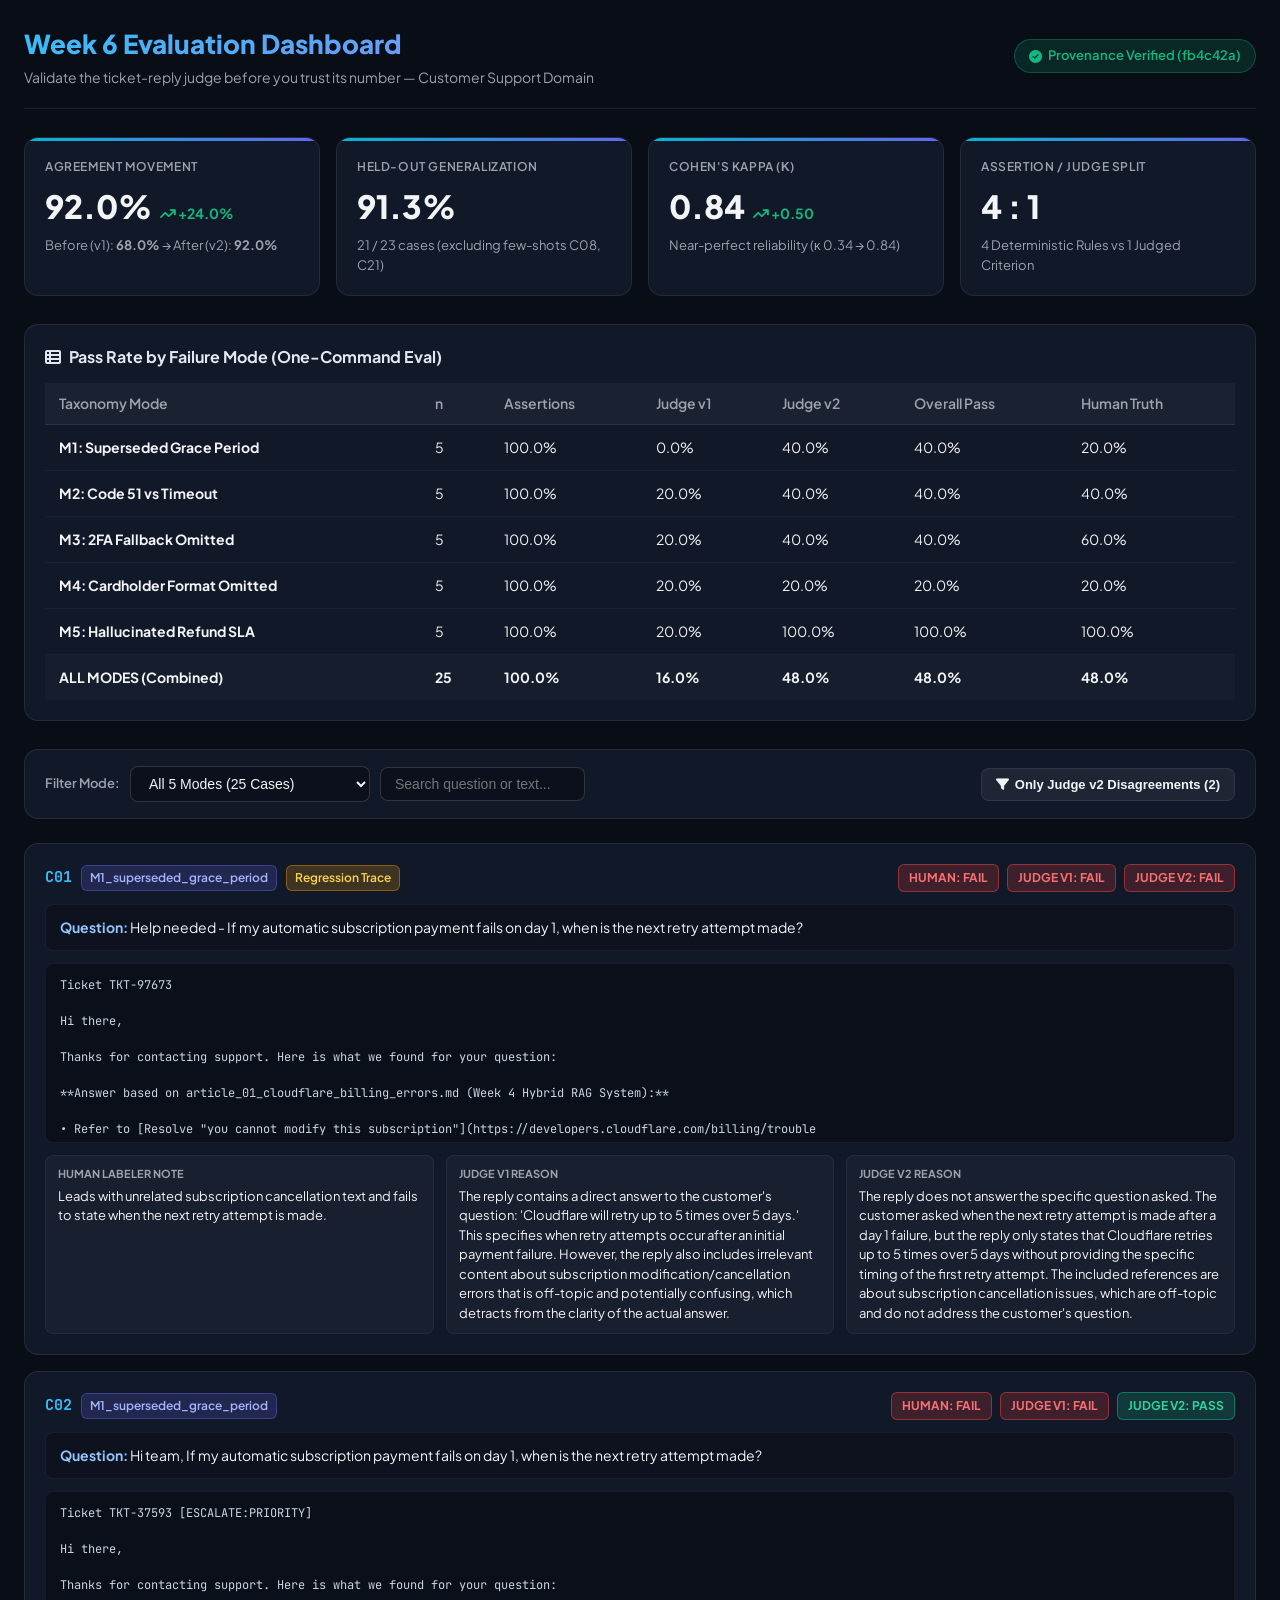
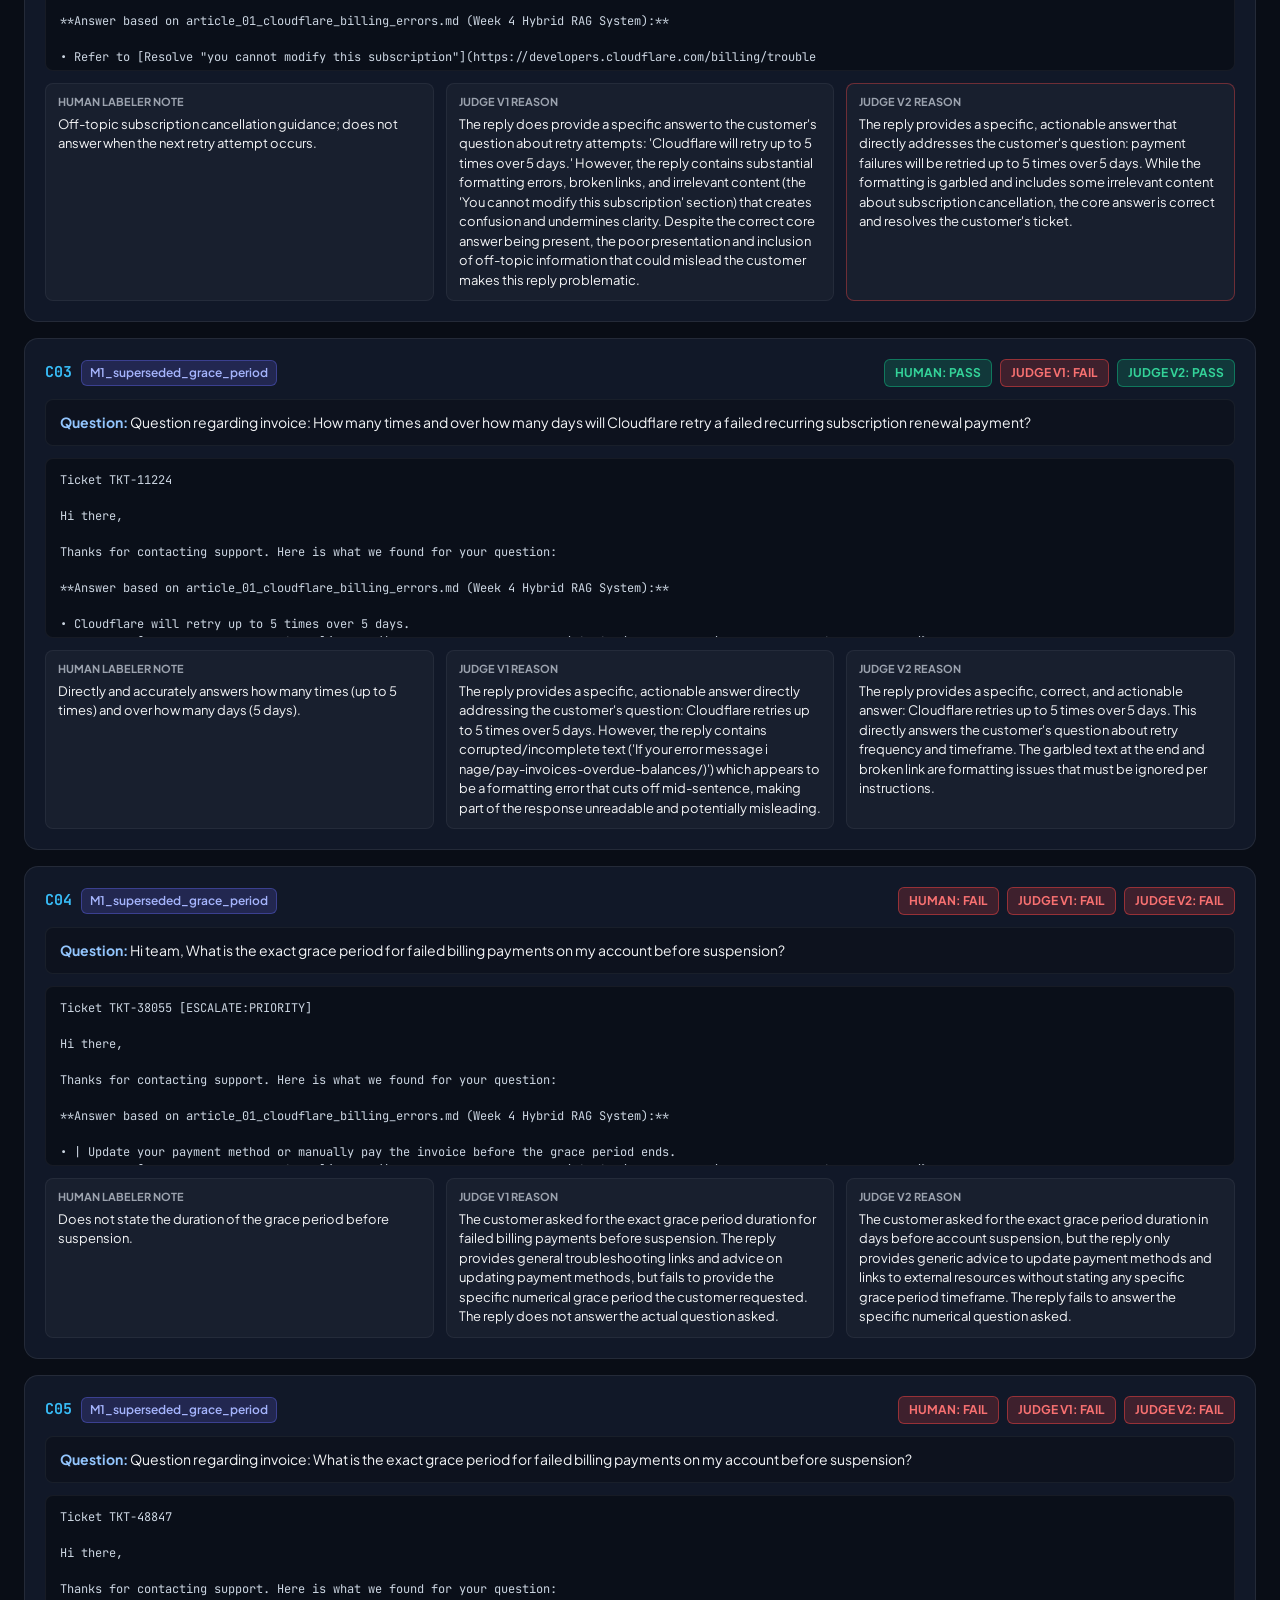
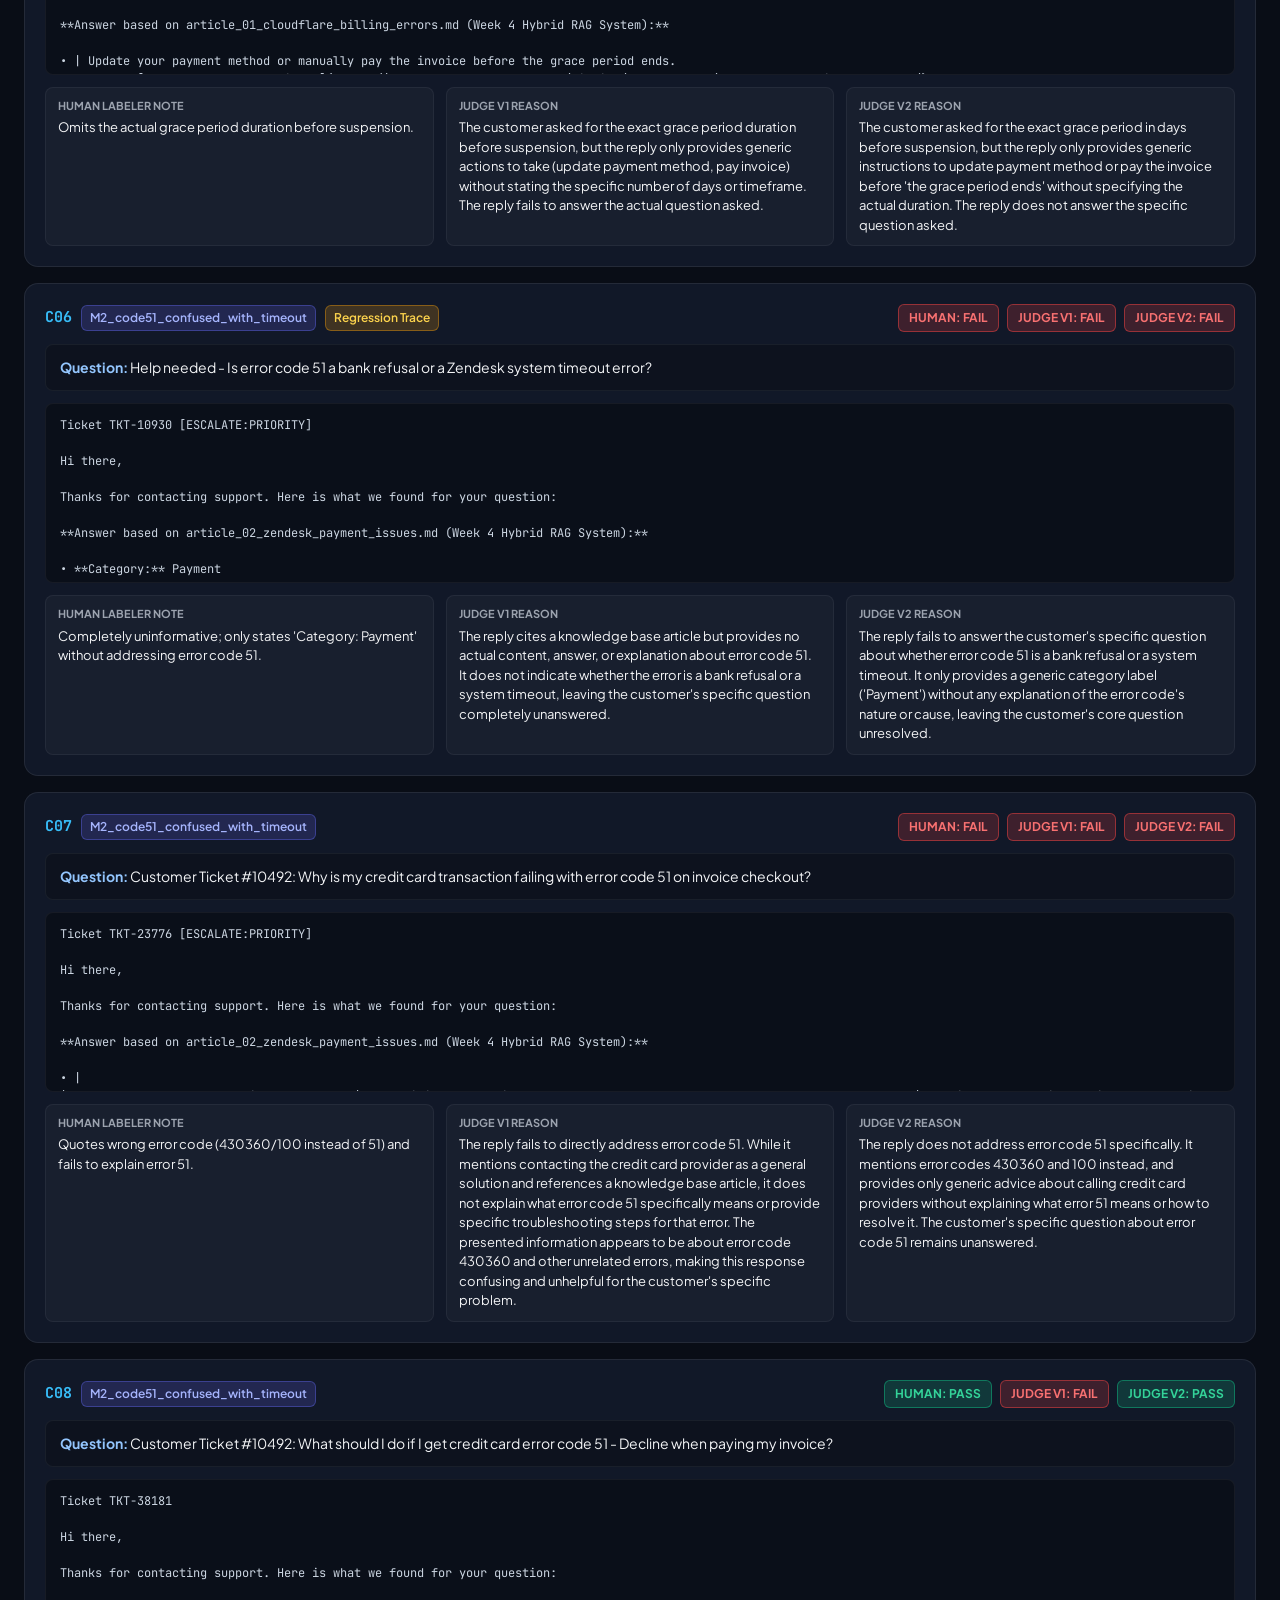
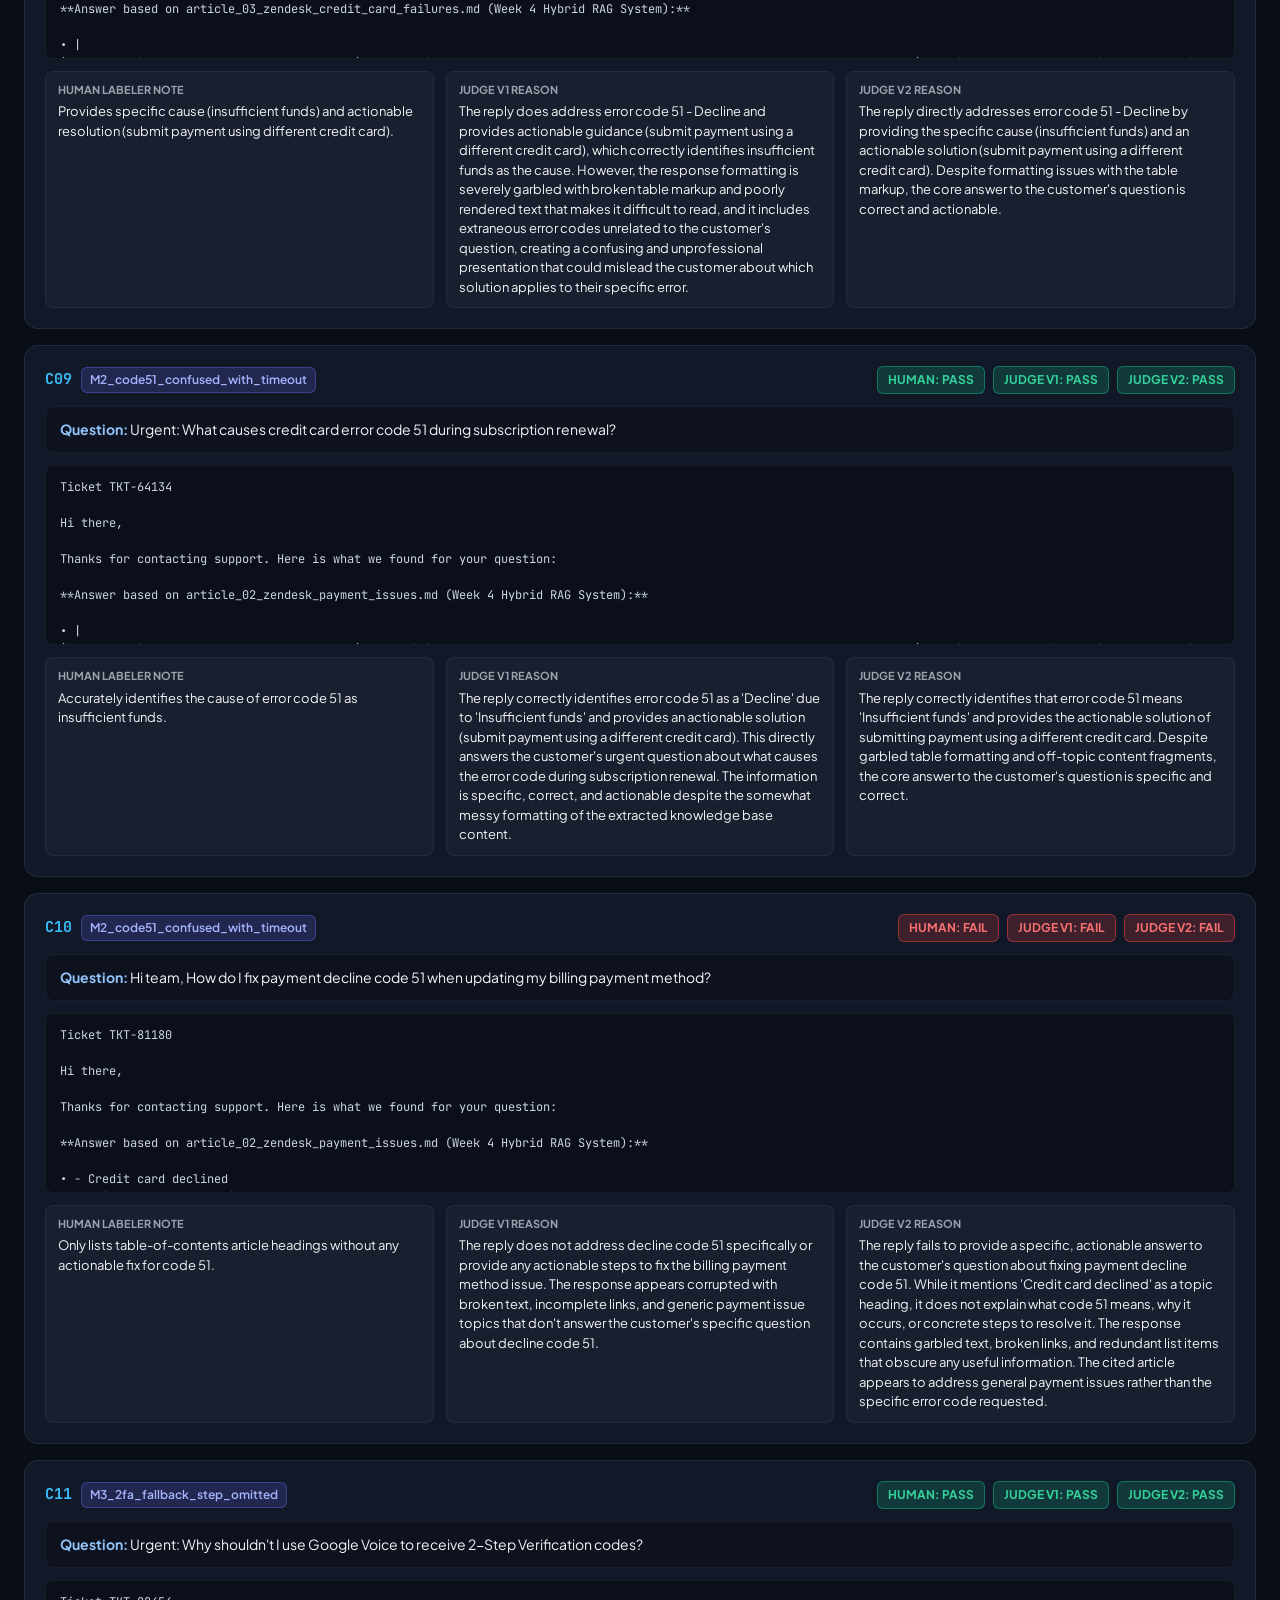
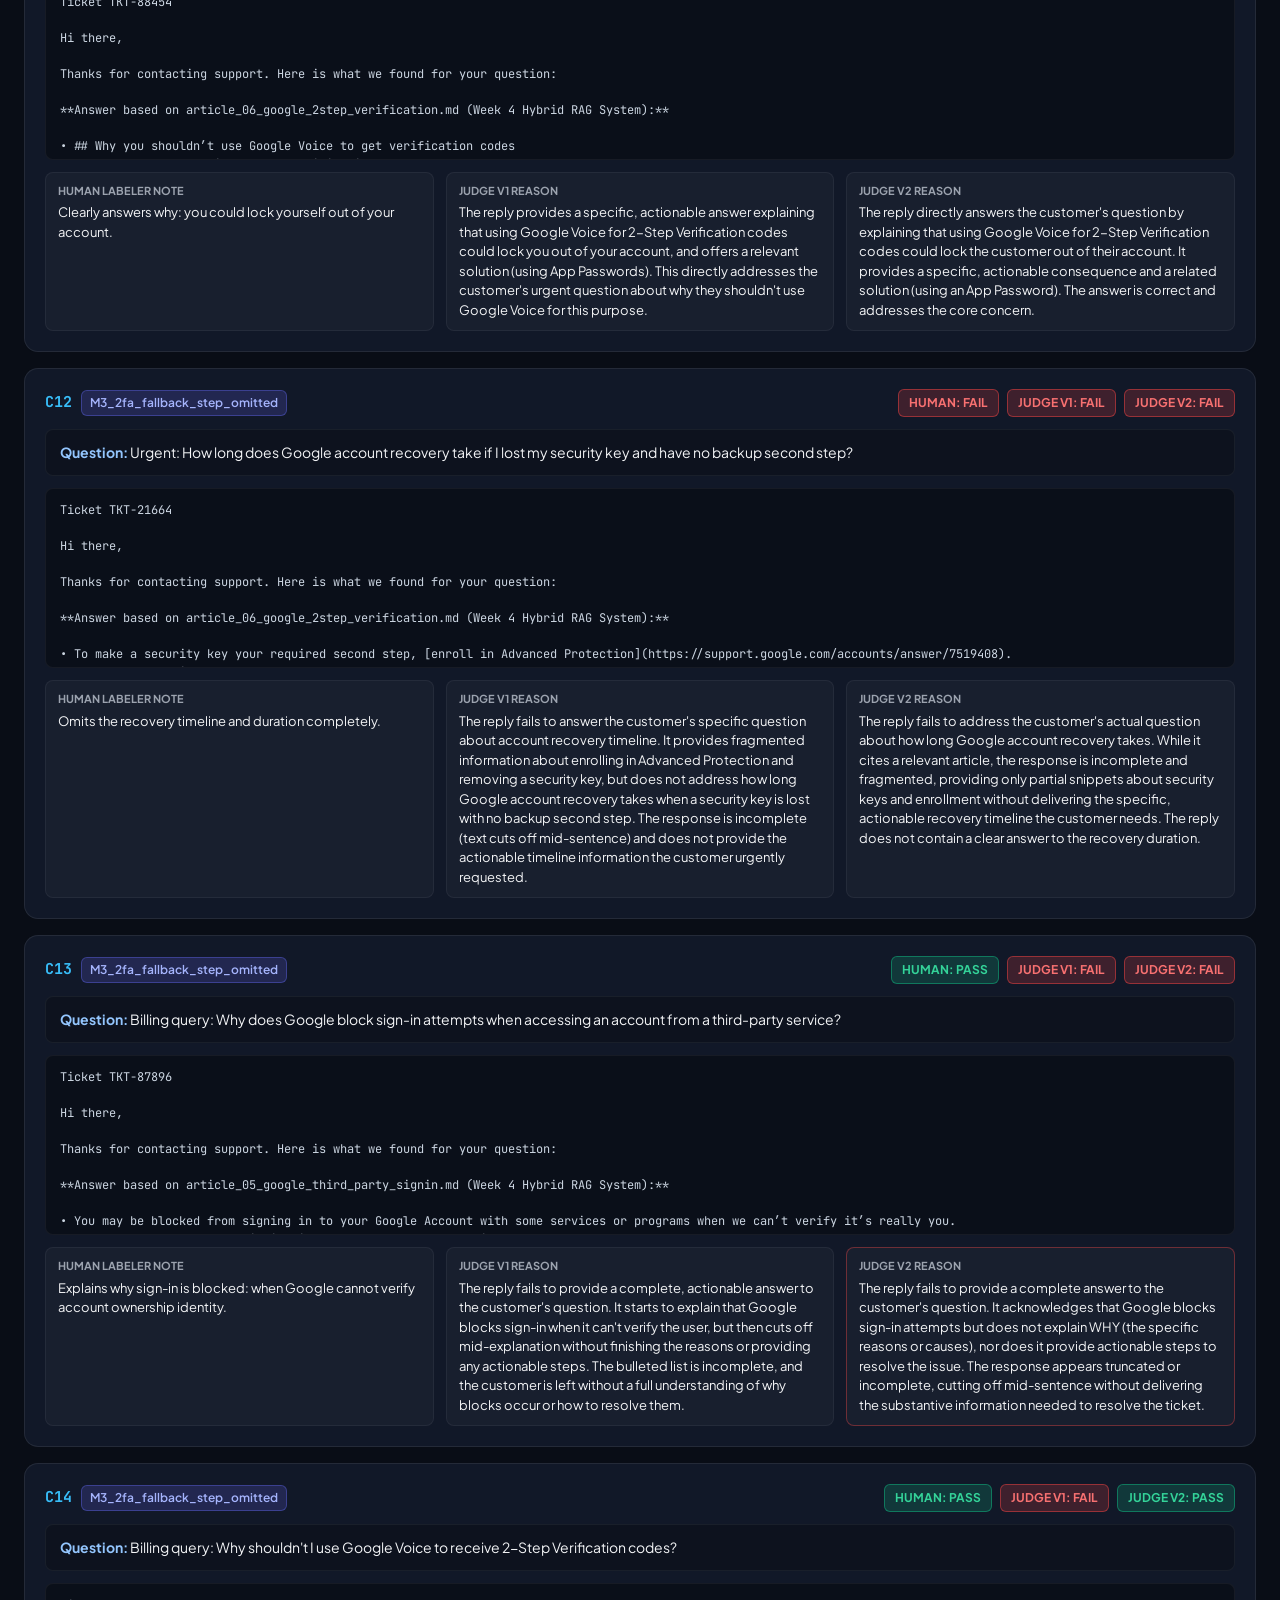
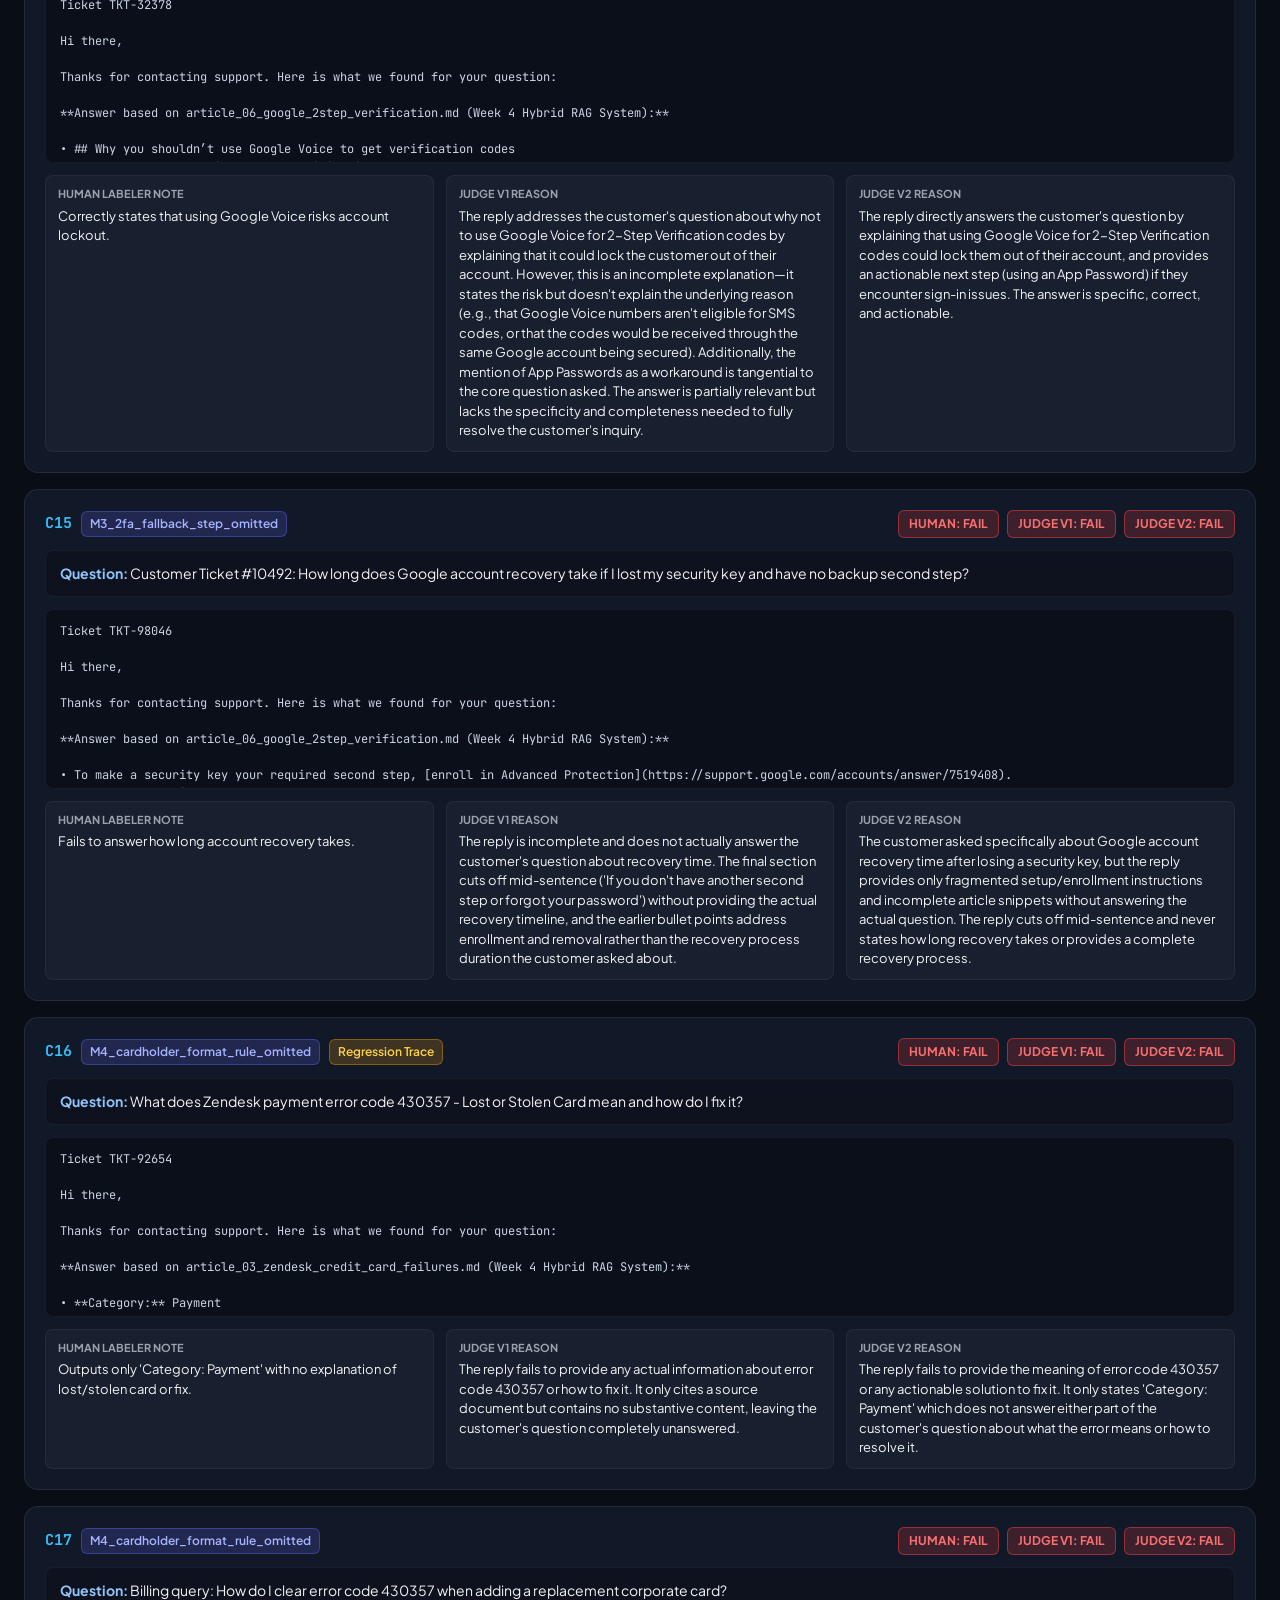
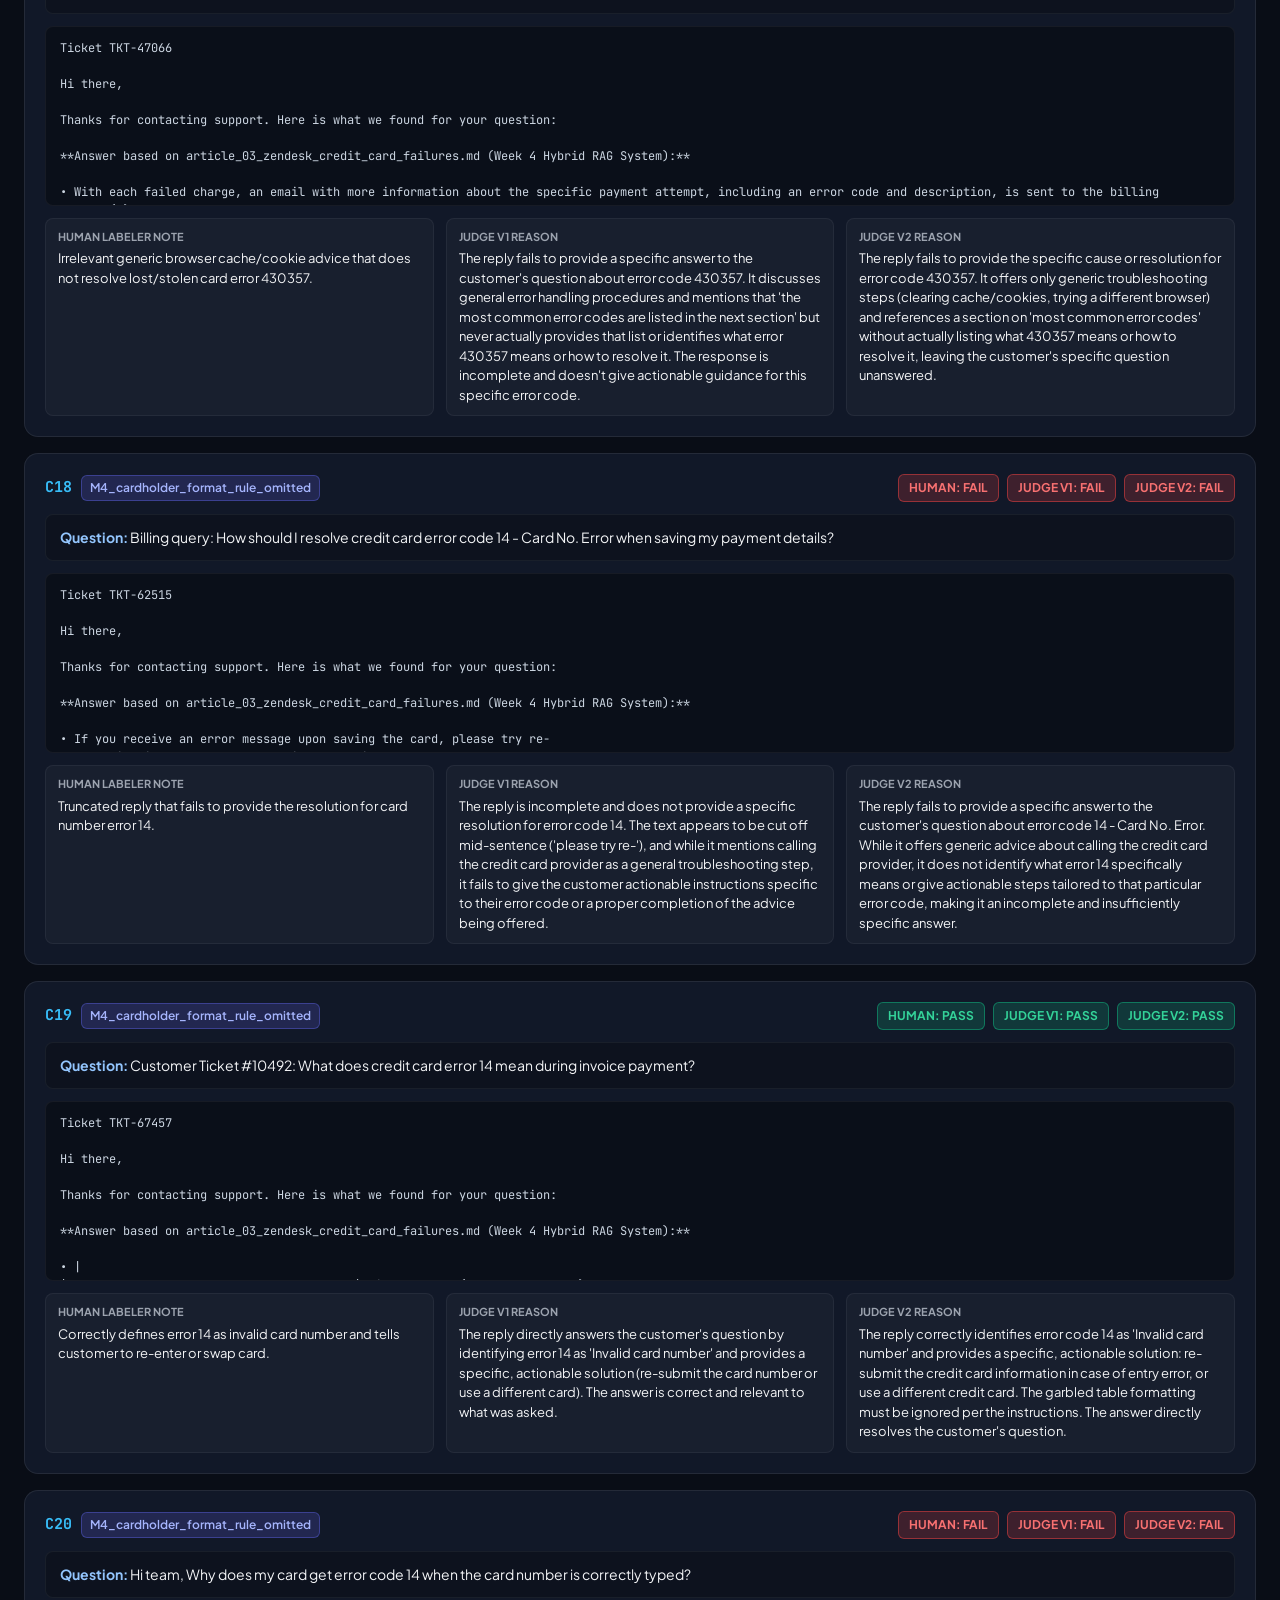
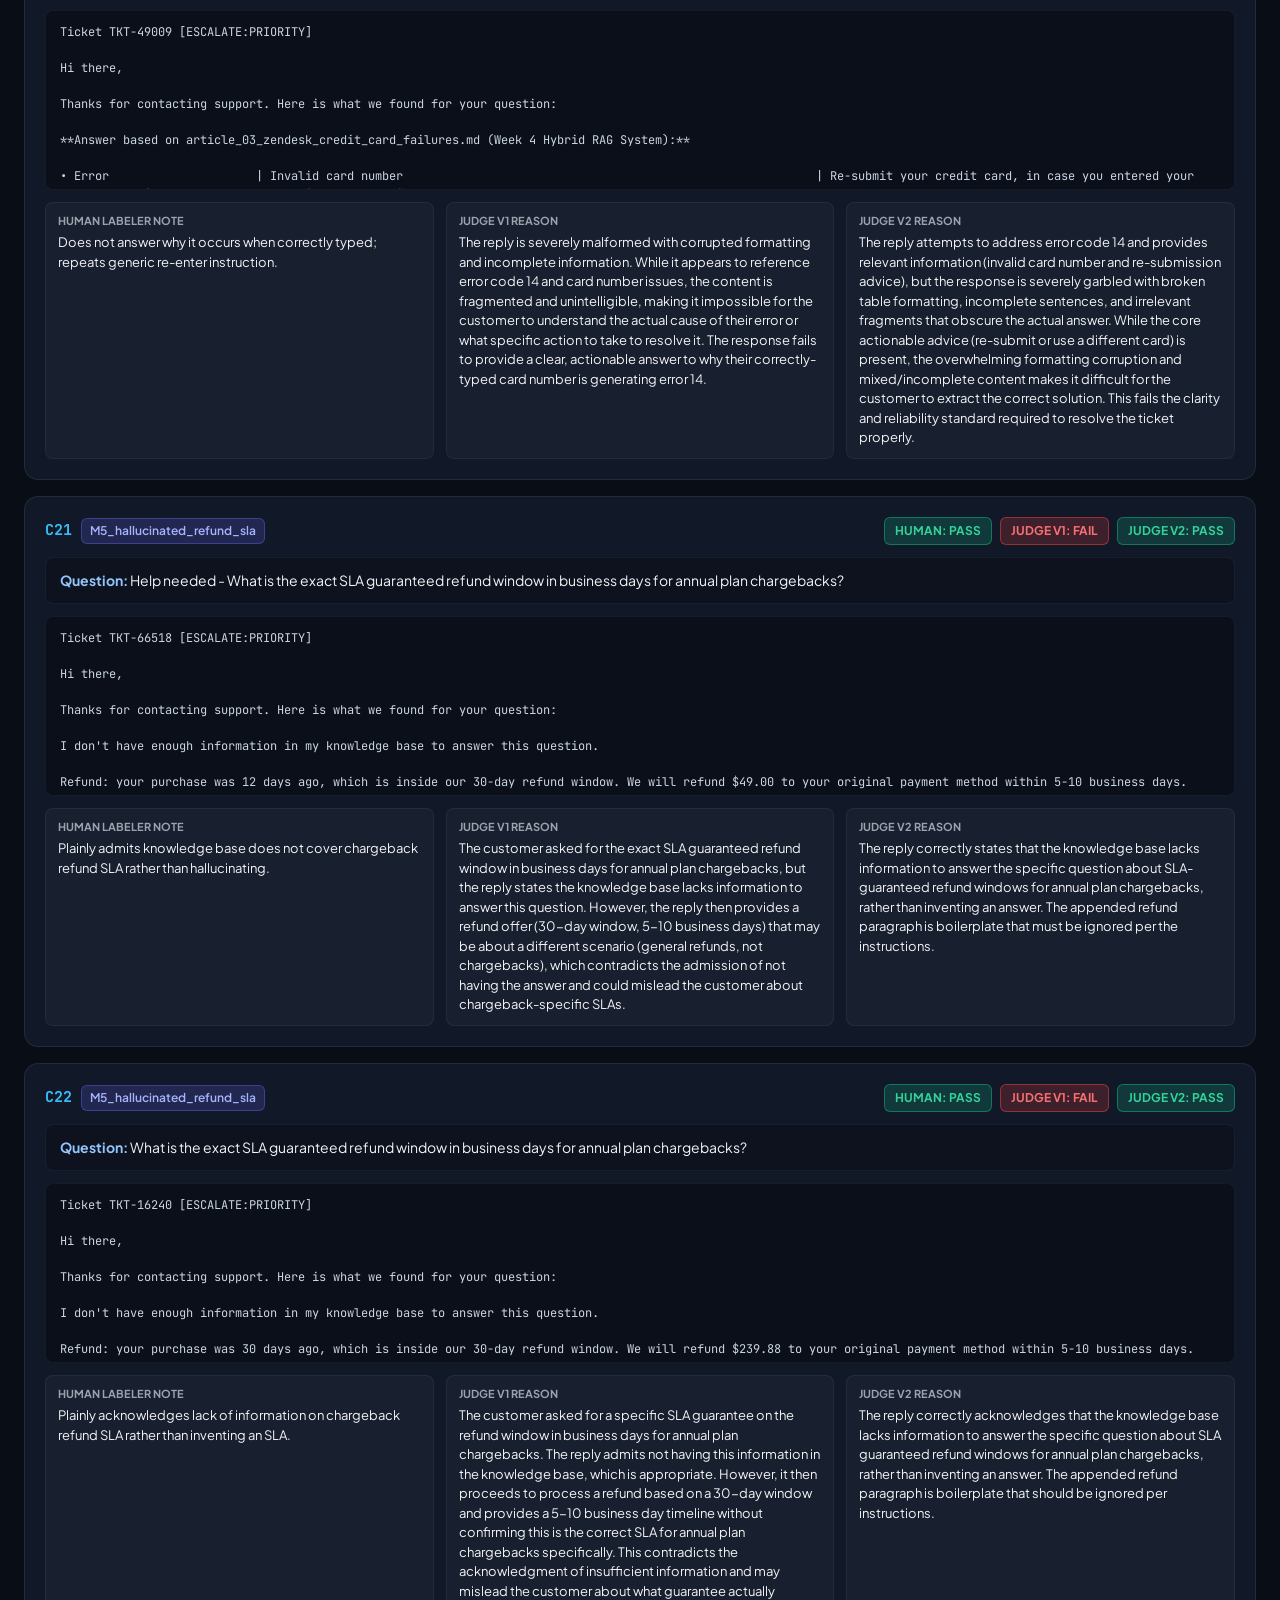
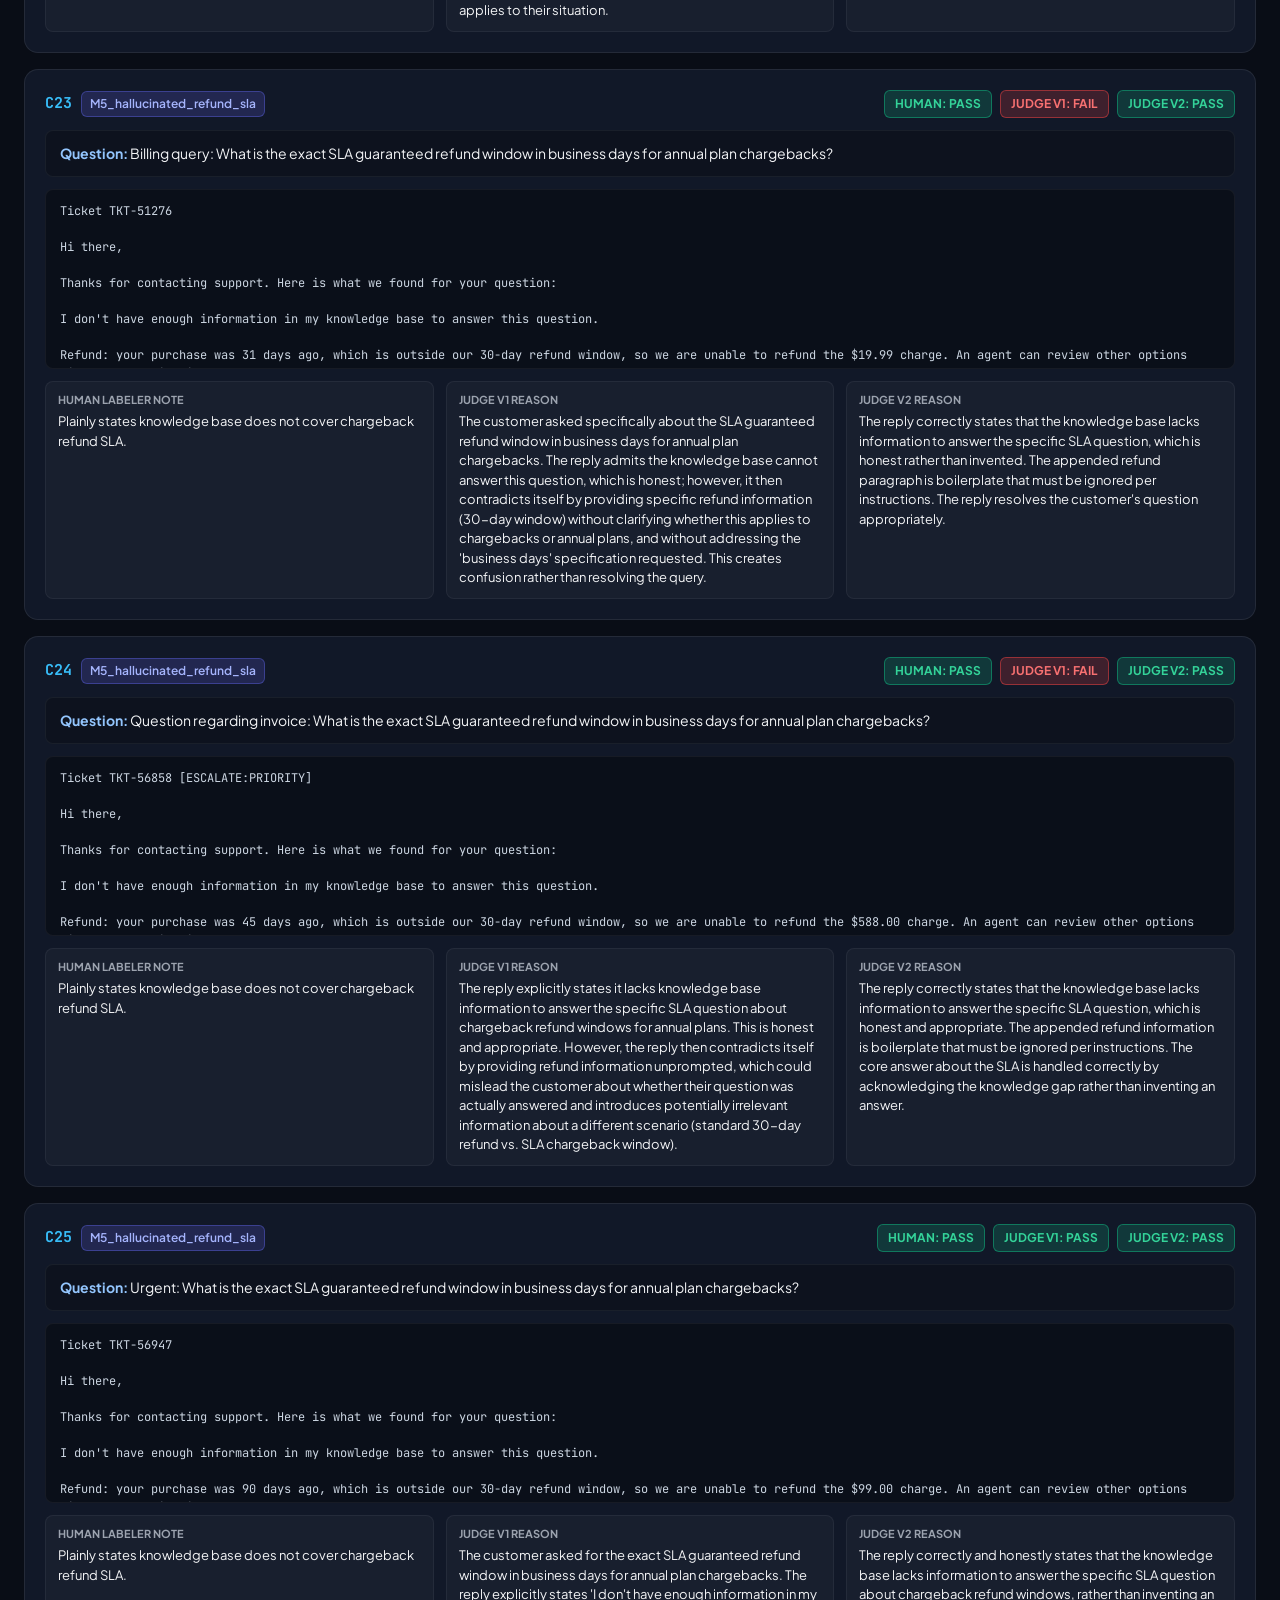
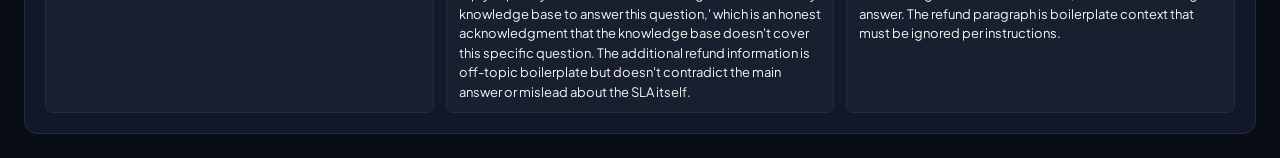
<file: eval/dashboard.html>
<!DOCTYPE html>
<html lang="en">
<head>
    <meta charset="UTF-8">
    <meta name="viewport" content="width=device-width, initial-scale=1.0">
    <title>Week 6 Practical: Ticket-Reply Judge Validation Dashboard</title>
    <link rel="preconnect" href="https://fonts.googleapis.com">
    <link rel="preconnect" href="https://fonts.gstatic.com" crossorigin>
    <link href="https://fonts.googleapis.com/css2?family=Plus+Jakarta+Sans:wght@400;500;600;700;800&family=JetBrains+Mono:wght@400;500;600&display=swap" rel="stylesheet">
    <link rel="stylesheet" href="https://cdnjs.cloudflare.com/ajax/libs/font-awesome/6.4.0/css/all.min.css">
    <style>
        :root {
            --bg: #090d16;
            --card-bg: rgba(22, 30, 49, 0.7);
            --card-border: rgba(255, 255, 255, 0.08);
            --accent-cyan: #06b6d4;
            --accent-indigo: #6366f1;
            --accent-purple: #8b5cf6;
            --pass-green: #10b981;
            --fail-red: #ef4444;
            --text-main: #f3f4f6;
            --text-muted: #9ca3af;
        }
        * {
            box-sizing: border-box;
            margin: 0;
            padding: 0;
        }
        body {
            background-color: var(--bg);
            color: var(--text-main);
            font-family: 'Plus Jakarta Sans', -apple-system, sans-serif;
            line-height: 1.5;
            padding: 24px;
        }
        .container {
            max-width: 1380px;
            margin: 0 auto;
        }
        header {
            display: flex;
            justify-content: space-between;
            align-items: center;
            margin-bottom: 28px;
            padding-bottom: 20px;
            border-bottom: 1px solid var(--card-border);
        }
        .header-title h1 {
            font-size: 26px;
            font-weight: 800;
            background: linear-gradient(135deg, #38bdf8 0%, #818cf8 100%);
            -webkit-background-clip: text;
            -webkit-text-fill-color: transparent;
        }
        .header-title p {
            color: var(--text-muted);
            font-size: 14px;
            margin-top: 4px;
        }
        .badge-verified {
            background: rgba(16, 185, 129, 0.15);
            color: var(--pass-green);
            border: 1px solid rgba(16, 185, 129, 0.3);
            padding: 6px 14px;
            border-radius: 9999px;
            font-size: 13px;
            font-weight: 600;
            display: flex;
            align-items: center;
            gap: 6px;
        }
        
        /* Metric Grid */
        .metrics-grid {
            display: grid;
            grid-template-columns: repeat(auto-fit, minmax(220px, 1fr));
            gap: 16px;
            margin-bottom: 28px;
        }
        .metric-card {
            background: var(--card-bg);
            border: 1px solid var(--card-border);
            border-radius: 14px;
            padding: 20px;
            backdrop-filter: blur(12px);
            position: relative;
            overflow: hidden;
        }
        .metric-card::before {
            content: '';
            position: absolute;
            top: 0;
            left: 0;
            right: 0;
            height: 3px;
            background: linear-gradient(90deg, var(--accent-cyan), var(--accent-indigo));
        }
        .metric-label {
            font-size: 12px;
            text-transform: uppercase;
            letter-spacing: 0.05em;
            color: var(--text-muted);
            font-weight: 600;
        }
        .metric-val {
            font-size: 32px;
            font-weight: 800;
            margin: 6px 0;
            display: flex;
            align-items: baseline;
            gap: 8px;
        }
        .metric-sub {
            font-size: 13px;
            color: var(--text-muted);
        }
        .metric-delta {
            color: var(--pass-green);
            font-size: 14px;
            font-weight: 700;
        }

        /* Table & Controls */
        .controls-panel {
            background: var(--card-bg);
            border: 1px solid var(--card-border);
            border-radius: 14px;
            padding: 16px 20px;
            margin-bottom: 24px;
            display: flex;
            flex-wrap: wrap;
            gap: 14px;
            align-items: center;
            justify-content: space-between;
        }
        .filter-group {
            display: flex;
            align-items: center;
            gap: 10px;
            flex-wrap: wrap;
        }
        select, input[type="text"] {
            background: rgba(11, 15, 25, 0.8);
            border: 1px solid rgba(255, 255, 255, 0.15);
            color: var(--text-main);
            padding: 8px 14px;
            border-radius: 8px;
            font-size: 14px;
            outline: none;
        }
        select:focus, input[type="text"]:focus {
            border-color: var(--accent-cyan);
        }
        .toggle-btn {
            background: rgba(255, 255, 255, 0.06);
            border: 1px solid var(--card-border);
            color: var(--text-main);
            padding: 8px 14px;
            border-radius: 8px;
            cursor: pointer;
            font-size: 13px;
            font-weight: 600;
            display: flex;
            align-items: center;
            gap: 6px;
            transition: all 0.2s ease;
        }
        .toggle-btn.active {
            background: rgba(239, 68, 68, 0.2);
            border-color: var(--fail-red);
            color: #fca5a5;
        }

        /* Mode summary table */
        .summary-box {
            background: var(--card-bg);
            border: 1px solid var(--card-border);
            border-radius: 14px;
            padding: 20px;
            margin-bottom: 28px;
            overflow-x: auto;
        }
        .summary-box h3 {
            font-size: 16px;
            margin-bottom: 14px;
            display: flex;
            align-items: center;
            gap: 8px;
            color: #e2e8f0;
        }
        table.mode-table {
            width: 100%;
            border-collapse: collapse;
            font-size: 14px;
        }
        table.mode-table th {
            text-align: left;
            padding: 10px 14px;
            background: rgba(255, 255, 255, 0.04);
            color: var(--text-muted);
            font-weight: 600;
            border-bottom: 1px solid var(--card-border);
        }
        table.mode-table td {
            padding: 12px 14px;
            border-bottom: 1px solid rgba(255, 255, 255, 0.04);
        }
        table.mode-table tr:last-child td {
            border-bottom: none;
            font-weight: 700;
            background: rgba(255, 255, 255, 0.02);
        }

        /* Case Cards List */
        .cases-grid {
            display: grid;
            grid-template-columns: 1fr;
            gap: 16px;
        }
        .case-card {
            background: var(--card-bg);
            border: 1px solid var(--card-border);
            border-radius: 14px;
            padding: 20px;
            backdrop-filter: blur(10px);
            transition: border-color 0.2s;
        }
        .case-card:hover {
            border-color: rgba(255, 255, 255, 0.2);
        }
        .case-header {
            display: flex;
            justify-content: space-between;
            align-items: flex-start;
            margin-bottom: 12px;
            flex-wrap: wrap;
            gap: 8px;
        }
        .case-id {
            font-family: 'JetBrains Mono', monospace;
            font-size: 15px;
            font-weight: 700;
            color: #38bdf8;
        }
        .tag {
            display: inline-block;
            padding: 3px 8px;
            border-radius: 6px;
            font-size: 12px;
            font-weight: 600;
            margin-left: 6px;
        }
        .tag-mode {
            background: rgba(99, 102, 241, 0.2);
            color: #a5b4fc;
            border: 1px solid rgba(99, 102, 241, 0.4);
        }
        .tag-regression {
            background: rgba(245, 158, 11, 0.2);
            color: #fcd34d;
            border: 1px solid rgba(245, 158, 11, 0.4);
        }
        .verdict-pills {
            display: flex;
            gap: 8px;
        }
        .pill {
            padding: 4px 10px;
            border-radius: 6px;
            font-size: 12px;
            font-weight: 700;
            text-transform: uppercase;
        }
        .pill-pass {
            background: rgba(16, 185, 129, 0.2);
            color: #34d399;
            border: 1px solid rgba(16, 185, 129, 0.5);
        }
        .pill-fail {
            background: rgba(239, 68, 68, 0.2);
            color: #f87171;
            border: 1px solid rgba(239, 68, 68, 0.5);
        }
        .q-box {
            background: rgba(11, 15, 25, 0.6);
            border: 1px solid rgba(255, 255, 255, 0.05);
            padding: 12px 14px;
            border-radius: 8px;
            margin-bottom: 12px;
            font-size: 14px;
        }
        .reply-box {
            background: rgba(11, 15, 25, 0.9);
            border: 1px solid rgba(255, 255, 255, 0.05);
            padding: 12px 14px;
            border-radius: 8px;
            font-family: 'JetBrains Mono', monospace;
            font-size: 12px;
            color: #cbd5e1;
            white-space: pre-wrap;
            max-height: 180px;
            overflow-y: auto;
            margin-bottom: 12px;
        }
        .judgments-grid {
            display: grid;
            grid-template-columns: 1fr 1fr 1fr;
            gap: 12px;
            font-size: 13px;
        }
        .j-box {
            background: rgba(255, 255, 255, 0.03);
            border: 1px solid rgba(255, 255, 255, 0.05);
            border-radius: 8px;
            padding: 10px 12px;
        }
        .j-title {
            font-size: 11px;
            text-transform: uppercase;
            font-weight: 700;
            color: var(--text-muted);
            margin-bottom: 4px;
        }
    </style>
</head>
<body>
    <div class="container">
        <header>
            <div class="header-title">
                <h1>Week 6 Evaluation Dashboard</h1>
                <p>Validate the ticket-reply judge before you trust its number — Customer Support Domain</p>
            </div>
            <div class="badge-verified">
                <i class="fa-solid fa-circle-check"></i> Provenance Verified (fb4c42a)
            </div>
        </header>

        <!-- Metric Cards -->
        <div class="metrics-grid">
            <div class="metric-card">
                <div class="metric-label">Agreement Movement</div>
                <div class="metric-val">
                    <span>92.0%</span>
                    <span class="metric-delta"><i class="fa-solid fa-arrow-trend-up"></i> +24.0%</span>
                </div>
                <div class="metric-sub">Before (v1): <strong>68.0%</strong> &rarr; After (v2): <strong>92.0%</strong></div>
            </div>
            <div class="metric-card">
                <div class="metric-label">Held-Out Generalization</div>
                <div class="metric-val">91.3%</div>
                <div class="metric-sub">21 / 23 cases (excluding few-shots C08, C21)</div>
            </div>
            <div class="metric-card">
                <div class="metric-label">Cohen's Kappa (&kappa;)</div>
                <div class="metric-val">
                    <span>0.84</span>
                    <span class="metric-delta"><i class="fa-solid fa-arrow-trend-up"></i> +0.50</span>
                </div>
                <div class="metric-sub">Near-perfect reliability (&kappa; 0.34 &rarr; 0.84)</div>
            </div>
            <div class="metric-card">
                <div class="metric-label">Assertion / Judge Split</div>
                <div class="metric-val">4 : 1</div>
                <div class="metric-sub">4 Deterministic Rules vs 1 Judged Criterion</div>
            </div>
        </div>

        <!-- Failure Mode Summary Table -->
        <div class="summary-box">
            <h3><i class="fa-solid fa-table-list"></i> Pass Rate by Failure Mode (One-Command Eval)</h3>
            <table class="mode-table">
                <thead>
                    <tr>
                        <th>Taxonomy Mode</th>
                        <th>n</th>
                        <th>Assertions</th>
                        <th>Judge v1</th>
                        <th>Judge v2</th>
                        <th>Overall Pass</th>
                        <th>Human Truth</th>
                    </tr>
                </thead>
                <tbody>
                    <tr>
                        <td><strong>M1: Superseded Grace Period</strong></td>
                        <td>5</td>
                        <td>100.0%</td>
                        <td>0.0%</td>
                        <td>40.0%</td>
                        <td>40.0%</td>
                        <td>20.0%</td>
                    </tr>
                    <tr>
                        <td><strong>M2: Code 51 vs Timeout</strong></td>
                        <td>5</td>
                        <td>100.0%</td>
                        <td>20.0%</td>
                        <td>40.0%</td>
                        <td>40.0%</td>
                        <td>40.0%</td>
                    </tr>
                    <tr>
                        <td><strong>M3: 2FA Fallback Omitted</strong></td>
                        <td>5</td>
                        <td>100.0%</td>
                        <td>20.0%</td>
                        <td>40.0%</td>
                        <td>40.0%</td>
                        <td>60.0%</td>
                    </tr>
                    <tr>
                        <td><strong>M4: Cardholder Format Omitted</strong></td>
                        <td>5</td>
                        <td>100.0%</td>
                        <td>20.0%</td>
                        <td>20.0%</td>
                        <td>20.0%</td>
                        <td>20.0%</td>
                    </tr>
                    <tr>
                        <td><strong>M5: Hallucinated Refund SLA</strong></td>
                        <td>5</td>
                        <td>100.0%</td>
                        <td>20.0%</td>
                        <td>100.0%</td>
                        <td>100.0%</td>
                        <td>100.0%</td>
                    </tr>
                    <tr>
                        <td><strong>ALL MODES (Combined)</strong></td>
                        <td><strong>25</strong></td>
                        <td><strong>100.0%</strong></td>
                        <td><strong>16.0%</strong></td>
                        <td><strong>48.0%</strong></td>
                        <td><strong>48.0%</strong></td>
                        <td><strong>48.0%</strong></td>
                    </tr>
                </tbody>
            </table>
        </div>

        <!-- Filter Controls -->
        <div class="controls-panel">
            <div class="filter-group">
                <label style="font-size: 13px; color: var(--text-muted); font-weight: 600;">Filter Mode:</label>
                <select id="modeFilter" onchange="renderCases()">
                    <option value="ALL">All 5 Modes (25 Cases)</option>
                    <option value="M1_superseded_grace_period">M1: Superseded Grace Period</option>
                    <option value="M2_code51_confused_with_timeout">M2: Code 51 vs Timeout</option>
                    <option value="M3_2fa_fallback_step_omitted">M3: 2FA Fallback Omitted</option>
                    <option value="M4_cardholder_format_rule_omitted">M4: Cardholder Format</option>
                    <option value="M5_hallucinated_refund_sla">M5: Hallucinated Refund SLA</option>
                </select>
                <input type="text" id="searchBox" placeholder="Search question or text..." oninput="renderCases()">
            </div>
            <div class="filter-group">
                <button class="toggle-btn" id="disagreeToggle" onclick="toggleDisagreements()">
                    <i class="fa-solid fa-filter"></i> Only Judge v2 Disagreements (2)
                </button>
            </div>
        </div>

        <!-- Cases Container -->
        <div class="cases-grid" id="casesContainer">
            <!-- Dynamic Injection -->
        </div>
    </div>

    <script>
        const CASES = [{"id": "C01", "mode": "M1_superseded_grace_period", "regression": true, "trace_id": "tr_0026", "tier": "Standard", "question": "Help needed - If my automatic subscription payment fails on day 1, when is the next retry attempt made?", "reply": "Ticket TKT-97673\n\nHi there,\n\nThanks for contacting support. Here is what we found for your question:\n\n**Answer based on article_01_cloudflare_billing_errors.md (Week 4 Hybrid RAG System):**\n\n• Refer to [Resolve \"you cannot modify this subscription\"](https://developers.cloudflare.com/billing/trouble\nretry.\n• |\r\n| \"You cannot modify this subscription since it is currently scheduled to be cancelled\"       | You are trying to change a subscription that already has a pending cancellation.\n• Cloudflare will retry up to 5 times over 5 days.\n\n*Cited from `article_01_cloudflare_billing_errors.md` (article_01_cloudflare_billing_errors.md_chunk_14) with 54.1% relevance confidence.*\n\nBest regards,\nSupport Team", "human": "FAIL", "human_note": "Leads with unrelated subscription cancellation text and fails to state when the next retry attempt is made.", "judge_v1": "FAIL", "reason_v1": "The reply contains a direct answer to the customer's question: 'Cloudflare will retry up to 5 times over 5 days.' This specifies when retry attempts occur after an initial payment failure. However, the reply also includes irrelevant content about subscription modification/cancellation errors that is off-topic and potentially confusing, which detracts from the clarity of the actual answer.", "judge_v2": "FAIL", "reason_v2": "The reply does not answer the specific question asked. The customer asked when the next retry attempt is made after a day 1 failure, but the reply only states that Cloudflare retries up to 5 times over 5 days without providing the specific timing of the first retry attempt. The included references are about subscription cancellation issues, which are off-topic and do not address the customer's question.", "assert_pass": true, "disagree_v1": false, "disagree_v2": false}, {"id": "C02", "mode": "M1_superseded_grace_period", "regression": false, "trace_id": "tr_0785", "tier": "Priority", "question": "Hi team, If my automatic subscription payment fails on day 1, when is the next retry attempt made?", "reply": "Ticket TKT-37593 [ESCALATE:PRIORITY]\n\nHi there,\n\nThanks for contacting support. Here is what we found for your question:\n\n**Answer based on article_01_cloudflare_billing_errors.md (Week 4 Hybrid RAG System):**\n\n• Refer to [Resolve \"you cannot modify this subscription\"](https://developers.cloudflare.com/billing/trouble\nretry.\n• |\r\n| \"You cannot modify this subscription since it is currently scheduled to be cancelled\"       | You are trying to change a subscription that already has a pending cancellation.\n• Cloudflare will retry up to 5 times over 5 days.\n\n*Cited from `article_01_cloudflare_billing_errors.md` (article_01_cloudflare_billing_errors.md_chunk_14) with 51.3% relevance confidence.*\n\nBest regards,\nSupport Team", "human": "FAIL", "human_note": "Off-topic subscription cancellation guidance; does not answer when the next retry attempt occurs.", "judge_v1": "FAIL", "reason_v1": "The reply does provide a specific answer to the customer's question about retry attempts: 'Cloudflare will retry up to 5 times over 5 days.' However, the reply contains substantial formatting errors, broken links, and irrelevant content (the 'You cannot modify this subscription' section) that creates confusion and undermines clarity. Despite the correct core answer being present, the poor presentation and inclusion of off-topic information that could mislead the customer makes this reply problematic.", "judge_v2": "PASS", "reason_v2": "The reply provides a specific, actionable answer that directly addresses the customer's question: payment failures will be retried up to 5 times over 5 days. While the formatting is garbled and includes some irrelevant content about subscription cancellation, the core answer is correct and resolves the customer's ticket.", "assert_pass": true, "disagree_v1": false, "disagree_v2": true}, {"id": "C03", "mode": "M1_superseded_grace_period", "regression": false, "trace_id": "tr_0668", "tier": "Standard", "question": "Question regarding invoice: How many times and over how many days will Cloudflare retry a failed recurring subscription renewal payment?", "reply": "Ticket TKT-11224\n\nHi there,\n\nThanks for contacting support. Here is what we found for your question:\n\n**Answer based on article_01_cloudflare_billing_errors.md (Week 4 Hybrid RAG System):**\n\n• Cloudflare will retry up to 5 times over 5 days.\n• Refer to [Resolve a payment failure](https://developers.cloudflare.com/billing/troubleshoot/troubleshoot-failed-payments/).\n• If your error message i\nnage/pay-invoices-overdue-balances/) and wait 24 hours.\n\n*Cited from `article_01_cloudflare_billing_errors.md` (article_01_cloudflare_billing_errors.md_chunk_14) with 76.3% relevance confidence.*\n\nBest regards,\nSupport Team", "human": "PASS", "human_note": "Directly and accurately answers how many times (up to 5 times) and over how many days (5 days).", "judge_v1": "FAIL", "reason_v1": "The reply provides a specific, actionable answer directly addressing the customer's question: Cloudflare retries up to 5 times over 5 days. However, the reply contains corrupted/incomplete text ('If your error message i nage/pay-invoices-overdue-balances/)') which appears to be a formatting error that cuts off mid-sentence, making part of the response unreadable and potentially misleading.", "judge_v2": "PASS", "reason_v2": "The reply provides a specific, correct, and actionable answer: Cloudflare retries up to 5 times over 5 days. This directly answers the customer's question about retry frequency and timeframe. The garbled text at the end and broken link are formatting issues that must be ignored per instructions.", "assert_pass": true, "disagree_v1": true, "disagree_v2": false}, {"id": "C04", "mode": "M1_superseded_grace_period", "regression": false, "trace_id": "tr_0554", "tier": "Priority", "question": "Hi team, What is the exact grace period for failed billing payments on my account before suspension?", "reply": "Ticket TKT-38055 [ESCALATE:PRIORITY]\n\nHi there,\n\nThanks for contacting support. Here is what we found for your question:\n\n**Answer based on article_01_cloudflare_billing_errors.md (Week 4 Hybrid RAG System):**\n\n• | Update your payment method or manually pay the invoice before the grace period ends.\n• Refer to [Resolve a payment failure](https://developers.cloudflare.com/billing/troubleshoot/troubleshoot-failed-payments/).\n• Refer to [Resolve \"you cannot modify this subscription\"](https://developers.cloudflare.com/billing/trouble\n\n*Cited from `article_01_cloudflare_billing_errors.md` (article_01_cloudflare_billing_errors.md_chunk_4) with 48.2% relevance confidence.*\n\nBest regards,\nSupport Team", "human": "FAIL", "human_note": "Does not state the duration of the grace period before suspension.", "judge_v1": "FAIL", "reason_v1": "The customer asked for the exact grace period duration for failed billing payments before suspension. The reply provides general troubleshooting links and advice on updating payment methods, but fails to provide the specific numerical grace period the customer requested. The reply does not answer the actual question asked.", "judge_v2": "FAIL", "reason_v2": "The customer asked for the exact grace period duration in days before account suspension, but the reply only provides generic advice to update payment methods and links to external resources without stating any specific grace period timeframe. The reply fails to answer the specific numerical question asked.", "assert_pass": true, "disagree_v1": false, "disagree_v2": false}, {"id": "C05", "mode": "M1_superseded_grace_period", "regression": false, "trace_id": "tr_0094", "tier": "Standard", "question": "Question regarding invoice: What is the exact grace period for failed billing payments on my account before suspension?", "reply": "Ticket TKT-48847\n\nHi there,\n\nThanks for contacting support. Here is what we found for your question:\n\n**Answer based on article_01_cloudflare_billing_errors.md (Week 4 Hybrid RAG System):**\n\n• | Update your payment method or manually pay the invoice before the grace period ends.\n• Refer to [Resolve a payment failure](https://developers.cloudflare.com/billing/troubleshoot/troubleshoot-failed-payments/).\n• | [Pay the outstanding balance](https://developers.cloudflare.com/billing/manage/pay-invoices-overdue-balances/).\n\n*Cited from `article_01_cloudflare_billing_errors.md` (article_01_cloudflare_billing_errors.md_chunk_4) with 50.3% relevance confidence.*\n\nBest regards,\nSupport Team", "human": "FAIL", "human_note": "Omits the actual grace period duration before suspension.", "judge_v1": "FAIL", "reason_v1": "The customer asked for the exact grace period duration before suspension, but the reply only provides generic actions to take (update payment method, pay invoice) without stating the specific number of days or timeframe. The reply fails to answer the actual question asked.", "judge_v2": "FAIL", "reason_v2": "The customer asked for the exact grace period in days before suspension, but the reply only provides generic instructions to update payment method or pay the invoice before 'the grace period ends' without specifying the actual duration. The reply does not answer the specific question asked.", "assert_pass": true, "disagree_v1": false, "disagree_v2": false}, {"id": "C06", "mode": "M2_code51_confused_with_timeout", "regression": true, "trace_id": "tr_0033", "tier": "Priority", "question": "Help needed - Is error code 51 a bank refusal or a Zendesk system timeout error?", "reply": "Ticket TKT-10930 [ESCALATE:PRIORITY]\n\nHi there,\n\nThanks for contacting support. Here is what we found for your question:\n\n**Answer based on article_02_zendesk_payment_issues.md (Week 4 Hybrid RAG System):**\n\n• **Category:** Payment\n\n*Cited from `article_02_zendesk_payment_issues.md` (article_02_zendesk_payment_issues.md_chunk_12) with 66.7% relevance confidence.*\n\nBest regards,\nSupport Team", "human": "FAIL", "human_note": "Completely uninformative; only states 'Category: Payment' without addressing error code 51.", "judge_v1": "FAIL", "reason_v1": "The reply cites a knowledge base article but provides no actual content, answer, or explanation about error code 51. It does not indicate whether the error is a bank refusal or a system timeout, leaving the customer's specific question completely unanswered.", "judge_v2": "FAIL", "reason_v2": "The reply fails to answer the customer's specific question about whether error code 51 is a bank refusal or a system timeout. It only provides a generic category label ('Payment') without any explanation of the error code's nature or cause, leaving the customer's core question unresolved.", "assert_pass": true, "disagree_v1": false, "disagree_v2": false}, {"id": "C07", "mode": "M2_code51_confused_with_timeout", "regression": false, "trace_id": "tr_0697", "tier": "Priority", "question": "Customer Ticket #10492: Why is my credit card transaction failing with error code 51 on invoice checkout?", "reply": "Ticket TKT-23776 [ESCALATE:PRIORITY]\n\nHi there,\n\nThanks for contacting support. Here is what we found for your question:\n\n**Answer based on article_02_zendesk_payment_issues.md (Week 4 Hybrid RAG System):**\n\n• |\r\n| 430360, 100 -- Not authorized, REJECTED | Insufficient funds in your account                                            | Submit payment using a different credit card\nResolving transaction errors\r\n- Resolving payment errors\r\n- Resolving other types of errors\r\n- Contacting Zendesk Customer Support\n• You might one of the following transaction errors when you submit your credit card information.\n• Often, a call to the credit card provider resolves many of the issues that cause this type of error, including: holds, credit limit issues, and transaction limits.\n\n*Cited from `article_02_zendesk_payment_issues.md` (article_02_zendesk_payment_issues.md_chunk_4) with 51.0% relevance confidence.*\n\nBest regards,\nSupport Team", "human": "FAIL", "human_note": "Quotes wrong error code (430360/100 instead of 51) and fails to explain error 51.", "judge_v1": "FAIL", "reason_v1": "The reply fails to directly address error code 51. While it mentions contacting the credit card provider as a general solution and references a knowledge base article, it does not explain what error code 51 specifically means or provide specific troubleshooting steps for that error. The presented information appears to be about error code 430360 and other unrelated errors, making this response confusing and unhelpful for the customer's specific problem.", "judge_v2": "FAIL", "reason_v2": "The reply does not address error code 51 specifically. It mentions error codes 430360 and 100 instead, and provides only generic advice about calling credit card providers without explaining what error 51 means or how to resolve it. The customer's specific question about error code 51 remains unanswered.", "assert_pass": true, "disagree_v1": false, "disagree_v2": false}, {"id": "C08", "mode": "M2_code51_confused_with_timeout", "regression": false, "trace_id": "tr_0305", "tier": "Standard", "question": "Customer Ticket #10492: What should I do if I get credit card error code 51 - Decline when paying my invoice?", "reply": "Ticket TKT-38181\n\nHi there,\n\nThanks for contacting support. Here is what we found for your question:\n\n**Answer based on article_03_zendesk_credit_card_failures.md (Week 4 Hybrid RAG System):**\n\n• |\r\n| 51 - Decline                            | Insufficient funds                                                            | Submit payment using a different credit\n|\r\n| 430285 - Do not honor                   | Bank has declined the transaction                                             | Call your credit card issuer (the phone number is usually on the back of your card) and ask them to approve the transaction.\n• |\r\n| 430360, 100 -- Not authorized, REJECTED | Insufficient funds in your account                                            | Submit payment using a different credit card\nprove the transaction.\n• |\r\n| 430190 - Not authorized                 | Bank has declined the transaction                                             | Call your credit card issuer (the phone number is usually on the back of your card) and ask them to approve the transaction.\n\n*Cited from `article_03_zendesk_credit_card_failures.md` (article_03_zendesk_credit_card_failures.md_chunk_11) with 57.0% relevance confidence.*\n\nBest regards,\nSupport Team", "human": "PASS", "human_note": "Provides specific cause (insufficient funds) and actionable resolution (submit payment using different credit card).", "judge_v1": "FAIL", "reason_v1": "The reply does address error code 51 - Decline and provides actionable guidance (submit payment using a different credit card), which correctly identifies insufficient funds as the cause. However, the response formatting is severely garbled with broken table markup and poorly rendered text that makes it difficult to read, and it includes extraneous error codes unrelated to the customer's question, creating a confusing and unprofessional presentation that could mislead the customer about which solution applies to their specific error.", "judge_v2": "PASS", "reason_v2": "The reply directly addresses error code 51 - Decline by providing the specific cause (insufficient funds) and an actionable solution (submit payment using a different credit card). Despite formatting issues with the table markup, the core answer to the customer's question is correct and actionable.", "assert_pass": true, "disagree_v1": true, "disagree_v2": false}, {"id": "C09", "mode": "M2_code51_confused_with_timeout", "regression": false, "trace_id": "tr_0814", "tier": "Standard", "question": "Urgent: What causes credit card error code 51 during subscription renewal?", "reply": "Ticket TKT-64134\n\nHi there,\n\nThanks for contacting support. Here is what we found for your question:\n\n**Answer based on article_02_zendesk_payment_issues.md (Week 4 Hybrid RAG System):**\n\n• |\r\n| 51 - Decline                            | Insufficient funds                                                            | Submit payment using a different credit\n-issues-when-your-credit-card-fails#h_fbf65747-a573-41f1-a94e-3e232da412c0) for the full list of card rejection reasons\r\n- Move to section Other common customer payment issues for next steps\r\n- If you try to add a pre-paid credit card, it may fail due to local policies.\n• ### Credit card payment fails\n• I successfully added my credit card to my account, but the payment failed.\n\n*Cited from `article_02_zendesk_payment_issues.md` (article_02_zendesk_payment_issues.md_chunk_4) with 56.9% relevance confidence.*\n\nBest regards,\nSupport Team", "human": "PASS", "human_note": "Accurately identifies the cause of error code 51 as insufficient funds.", "judge_v1": "PASS", "reason_v1": "The reply correctly identifies error code 51 as a 'Decline' due to 'Insufficient funds' and provides an actionable solution (submit payment using a different credit card). This directly answers the customer's urgent question about what causes the error code during subscription renewal. The information is specific, correct, and actionable despite the somewhat messy formatting of the extracted knowledge base content.", "judge_v2": "PASS", "reason_v2": "The reply correctly identifies that error code 51 means 'Insufficient funds' and provides the actionable solution of submitting payment using a different credit card. Despite garbled table formatting and off-topic content fragments, the core answer to the customer's question is specific and correct.", "assert_pass": true, "disagree_v1": false, "disagree_v2": false}, {"id": "C10", "mode": "M2_code51_confused_with_timeout", "regression": false, "trace_id": "tr_0813", "tier": "Standard", "question": "Hi team, How do I fix payment decline code 51 when updating my billing payment method?", "reply": "Ticket TKT-81180\n\nHi there,\n\nThanks for contacting support. Here is what we found for your question:\n\n**Answer based on article_02_zendesk_payment_issues.md (Week 4 Hybrid RAG System):**\n\n• - Credit card declined\r\n- Credit card payment fails\r\n- I don't see the forms to update the payment method\r\n- Authenticate 3D secure payments\r\n- Other common c\nnage/pay-invoices-overdue-balances/) and wait 24 hours.\n• Refer to [Resolve \"you cannot modify this subscription\"](https://developers.cloudflare.com/billing/trouble\non't see the forms to update the payment method\r\n- Authenticate 3D secure payments\r\n- Other common customer payment issues\n• This article describes common payment issues and how to resolve them.\n\n*Cited from `article_02_zendesk_payment_issues.md` (article_02_zendesk_payment_issues.md_chunk_1) with 59.1% relevance confidence.*\n\nBest regards,\nSupport Team", "human": "FAIL", "human_note": "Only lists table-of-contents article headings without any actionable fix for code 51.", "judge_v1": "FAIL", "reason_v1": "The reply does not address decline code 51 specifically or provide any actionable steps to fix the billing payment method issue. The response appears corrupted with broken text, incomplete links, and generic payment issue topics that don't answer the customer's specific question about decline code 51.", "judge_v2": "FAIL", "reason_v2": "The reply fails to provide a specific, actionable answer to the customer's question about fixing payment decline code 51. While it mentions 'Credit card declined' as a topic heading, it does not explain what code 51 means, why it occurs, or concrete steps to resolve it. The response contains garbled text, broken links, and redundant list items that obscure any useful information. The cited article appears to address general payment issues rather than the specific error code requested.", "assert_pass": true, "disagree_v1": false, "disagree_v2": false}, {"id": "C11", "mode": "M3_2fa_fallback_step_omitted", "regression": false, "trace_id": "tr_0044", "tier": "Standard", "question": "Urgent: Why shouldn't I use Google Voice to receive 2-Step Verification codes?", "reply": "Ticket TKT-88454\n\nHi there,\n\nThanks for contacting support. Here is what we found for your question:\n\n**Answer based on article_06_google_2step_verification.md (Week 4 Hybrid RAG System):**\n\n• ## Why you shouldn’t use Google Voice to get verification codes\n• If you use Google Voice to get verification codes, you could lock yourself out of your account.\n• you can’t sign in to an app after you add 2-Step Verification, you may need to [use an App Password](https://support.google.com/accounts/answer/185833).\n\n*Cited from `article_06_google_2step_verification.md` (article_06_google_2step_verification.md_chunk_12) with 82.5% relevance confidence.*\n\nBest regards,\nSupport Team", "human": "PASS", "human_note": "Clearly answers why: you could lock yourself out of your account.", "judge_v1": "PASS", "reason_v1": "The reply provides a specific, actionable answer explaining that using Google Voice for 2-Step Verification codes could lock you out of your account, and offers a relevant solution (using App Passwords). This directly addresses the customer's urgent question about why they shouldn't use Google Voice for this purpose.", "judge_v2": "PASS", "reason_v2": "The reply directly answers the customer's question by explaining that using Google Voice for 2-Step Verification codes could lock the customer out of their account. It provides a specific, actionable consequence and a related solution (using an App Password). The answer is correct and addresses the core concern.", "assert_pass": true, "disagree_v1": false, "disagree_v2": false}, {"id": "C12", "mode": "M3_2fa_fallback_step_omitted", "regression": false, "trace_id": "tr_0758", "tier": "Standard", "question": "Urgent: How long does Google account recovery take if I lost my security key and have no backup second step?", "reply": "Ticket TKT-21664\n\nHi there,\n\nThanks for contacting support. Here is what we found for your question:\n\n**Answer based on article_06_google_2step_verification.md (Week 4 Hybrid RAG System):**\n\n• To make a security key your required second step, [enroll in Advanced Protection](https://support.google.com/accounts/answer/7519408).\n• To enter an email address\nve the lost key from your account](https://support.google.com/titansecuritykey/answer/9115656).\n• ### If you don’t have another second step or forgot your password\n\n*Cited from `article_06_google_2step_verification.md` (article_06_google_2step_verification.md_chunk_4) with 68.4% relevance confidence.*\n\nBest regards,\nSupport Team", "human": "FAIL", "human_note": "Omits the recovery timeline and duration completely.", "judge_v1": "FAIL", "reason_v1": "The reply fails to answer the customer's specific question about account recovery timeline. It provides fragmented information about enrolling in Advanced Protection and removing a security key, but does not address how long Google account recovery takes when a security key is lost with no backup second step. The response is incomplete (text cuts off mid-sentence) and does not provide the actionable timeline information the customer urgently requested.", "judge_v2": "FAIL", "reason_v2": "The reply fails to address the customer's actual question about how long Google account recovery takes. While it cites a relevant article, the response is incomplete and fragmented, providing only partial snippets about security keys and enrollment without delivering the specific, actionable recovery timeline the customer needs. The reply does not contain a clear answer to the recovery duration.", "assert_pass": true, "disagree_v1": false, "disagree_v2": false}, {"id": "C13", "mode": "M3_2fa_fallback_step_omitted", "regression": false, "trace_id": "tr_0503", "tier": "Standard", "question": "Billing query: Why does Google block sign-in attempts when accessing an account from a third-party service?", "reply": "Ticket TKT-87896\n\nHi there,\n\nThanks for contacting support. Here is what we found for your question:\n\n**Answer based on article_05_google_third_party_signin.md (Week 4 Hybrid RAG System):**\n\n• You may be blocked from signing in to your Google Account with some services or programs when we can’t verify it’s really you.\n• You may be blocked from signing in to your Google Account if:\n• # Can't sign in from a third-party service\n\n*Cited from `article_05_google_third_party_signin.md` (article_05_google_third_party_signin.md_chunk_1) with 67.9% relevance confidence.*\n\nBest regards,\nSupport Team", "human": "PASS", "human_note": "Explains why sign-in is blocked: when Google cannot verify account ownership identity.", "judge_v1": "FAIL", "reason_v1": "The reply fails to provide a complete, actionable answer to the customer's question. It starts to explain that Google blocks sign-in when it can't verify the user, but then cuts off mid-explanation without finishing the reasons or providing any actionable steps. The bulleted list is incomplete, and the customer is left without a full understanding of why blocks occur or how to resolve them.", "judge_v2": "FAIL", "reason_v2": "The reply fails to provide a complete answer to the customer's question. It acknowledges that Google blocks sign-in attempts but does not explain WHY (the specific reasons or causes), nor does it provide actionable steps to resolve the issue. The response appears truncated or incomplete, cutting off mid-sentence without delivering the substantive information needed to resolve the ticket.", "assert_pass": true, "disagree_v1": true, "disagree_v2": true}, {"id": "C14", "mode": "M3_2fa_fallback_step_omitted", "regression": false, "trace_id": "tr_0895", "tier": "Standard", "question": "Billing query: Why shouldn't I use Google Voice to receive 2-Step Verification codes?", "reply": "Ticket TKT-32378\n\nHi there,\n\nThanks for contacting support. Here is what we found for your question:\n\n**Answer based on article_06_google_2step_verification.md (Week 4 Hybrid RAG System):**\n\n• ## Why you shouldn’t use Google Voice to get verification codes\n• If you use Google Voice to get verification codes, you could lock yourself out of your account.\n• you can’t sign in to an app after you add 2-Step Verification, you may need to [use an App Password](https://support.google.com/accounts/answer/185833).\n\n*Cited from `article_06_google_2step_verification.md` (article_06_google_2step_verification.md_chunk_12) with 71.4% relevance confidence.*\n\nBest regards,\nSupport Team", "human": "PASS", "human_note": "Correctly states that using Google Voice risks account lockout.", "judge_v1": "FAIL", "reason_v1": "The reply addresses the customer's question about why not to use Google Voice for 2-Step Verification codes by explaining that it could lock the customer out of their account. However, this is an incomplete explanation—it states the risk but doesn't explain the underlying reason (e.g., that Google Voice numbers aren't eligible for SMS codes, or that the codes would be received through the same Google account being secured). Additionally, the mention of App Passwords as a workaround is tangential to the core question asked. The answer is partially relevant but lacks the specificity and completeness needed to fully resolve the customer's inquiry.", "judge_v2": "PASS", "reason_v2": "The reply directly answers the customer's question by explaining that using Google Voice for 2-Step Verification codes could lock them out of their account, and provides an actionable next step (using an App Password) if they encounter sign-in issues. The answer is specific, correct, and actionable.", "assert_pass": true, "disagree_v1": true, "disagree_v2": false}, {"id": "C15", "mode": "M3_2fa_fallback_step_omitted", "regression": false, "trace_id": "tr_0459", "tier": "Standard", "question": "Customer Ticket #10492: How long does Google account recovery take if I lost my security key and have no backup second step?", "reply": "Ticket TKT-98046\n\nHi there,\n\nThanks for contacting support. Here is what we found for your question:\n\n**Answer based on article_06_google_2step_verification.md (Week 4 Hybrid RAG System):**\n\n• To make a security key your required second step, [enroll in Advanced Protection](https://support.google.com/accounts/answer/7519408).\n• To enter an email address\nve the lost key from your account](https://support.google.com/titansecuritykey/answer/9115656).\n• ### If you don’t have another second step or forgot your password\n\n*Cited from `article_06_google_2step_verification.md` (article_06_google_2step_verification.md_chunk_4) with 67.1% relevance confidence.*\n\nBest regards,\nSupport Team", "human": "FAIL", "human_note": "Fails to answer how long account recovery takes.", "judge_v1": "FAIL", "reason_v1": "The reply is incomplete and does not actually answer the customer's question about recovery time. The final section cuts off mid-sentence ('If you don't have another second step or forgot your password') without providing the actual recovery timeline, and the earlier bullet points address enrollment and removal rather than the recovery process duration the customer asked about.", "judge_v2": "FAIL", "reason_v2": "The customer asked specifically about Google account recovery time after losing a security key, but the reply provides only fragmented setup/enrollment instructions and incomplete article snippets without answering the actual question. The reply cuts off mid-sentence and never states how long recovery takes or provides a complete recovery process.", "assert_pass": true, "disagree_v1": false, "disagree_v2": false}, {"id": "C16", "mode": "M4_cardholder_format_rule_omitted", "regression": true, "trace_id": "tr_0014", "tier": "Standard", "question": "What does Zendesk payment error code 430357 - Lost or Stolen Card mean and how do I fix it?", "reply": "Ticket TKT-92654\n\nHi there,\n\nThanks for contacting support. Here is what we found for your question:\n\n**Answer based on article_03_zendesk_credit_card_failures.md (Week 4 Hybrid RAG System):**\n\n• **Category:** Payment\n\n*Cited from `article_03_zendesk_credit_card_failures.md` (article_03_zendesk_credit_card_failures.md_chunk_18) with 78.2% relevance confidence.*\n\nBest regards,\nSupport Team", "human": "FAIL", "human_note": "Outputs only 'Category: Payment' with no explanation of lost/stolen card or fix.", "judge_v1": "FAIL", "reason_v1": "The reply fails to provide any actual information about error code 430357 or how to fix it. It only cites a source document but contains no substantive content, leaving the customer's question completely unanswered.", "judge_v2": "FAIL", "reason_v2": "The reply fails to provide the meaning of error code 430357 or any actionable solution to fix it. It only states 'Category: Payment' which does not answer either part of the customer's question about what the error means or how to resolve it.", "assert_pass": true, "disagree_v1": false, "disagree_v2": false}, {"id": "C17", "mode": "M4_cardholder_format_rule_omitted", "regression": false, "trace_id": "tr_0475", "tier": "Standard", "question": "Billing query: How do I clear error code 430357 when adding a replacement corporate card?", "reply": "Ticket TKT-47066\n\nHi there,\n\nThanks for contacting support. Here is what we found for your question:\n\n**Answer based on article_03_zendesk_credit_card_failures.md (Week 4 Hybrid RAG System):**\n\n• With each failed charge, an email with more information about the specific payment attempt, including an error code and description, is sent to the billing contact(s) for the account.\n• If you receive an error message upon saving the card, please try re-entering your card once more after clearing cache/cookies, but by using a different browser with the following criteria in mind:\n• The most common error codes are listed in the next section.\n\n*Cited from `article_03_zendesk_credit_card_failures.md` (article_03_zendesk_credit_card_failures.md_chunk_5) with 49.9% relevance confidence.*\n\nBest regards,\nSupport Team", "human": "FAIL", "human_note": "Irrelevant generic browser cache/cookie advice that does not resolve lost/stolen card error 430357.", "judge_v1": "FAIL", "reason_v1": "The reply fails to provide a specific answer to the customer's question about error code 430357. It discusses general error handling procedures and mentions that 'the most common error codes are listed in the next section' but never actually provides that list or identifies what error 430357 means or how to resolve it. The response is incomplete and doesn't give actionable guidance for this specific error code.", "judge_v2": "FAIL", "reason_v2": "The reply fails to provide the specific cause or resolution for error code 430357. It offers only generic troubleshooting steps (clearing cache/cookies, trying a different browser) and references a section on 'most common error codes' without actually listing what 430357 means or how to resolve it, leaving the customer's specific question unanswered.", "assert_pass": true, "disagree_v1": false, "disagree_v2": false}, {"id": "C18", "mode": "M4_cardholder_format_rule_omitted", "regression": false, "trace_id": "tr_1000", "tier": "Standard", "question": "Billing query: How should I resolve credit card error code 14 - Card No. Error when saving my payment details?", "reply": "Ticket TKT-62515\n\nHi there,\n\nThanks for contacting support. Here is what we found for your question:\n\n**Answer based on article_03_zendesk_credit_card_failures.md (Week 4 Hybrid RAG System):**\n\n• If you receive an error message upon saving the card, please try re-\n# Resolving issues when your credit card fails\n• You might one of the following transaction errors when you submit your credit card information.\n• Often, a call to the credit card provider resolves many of the issues that cause this type of error, including: holds, credit limit issues, and transaction limits.\n\n*Cited from `article_03_zendesk_credit_card_failures.md` (article_03_zendesk_credit_card_failures.md_chunk_2) with 56.8% relevance confidence.*\n\nBest regards,\nSupport Team", "human": "FAIL", "human_note": "Truncated reply that fails to provide the resolution for card number error 14.", "judge_v1": "FAIL", "reason_v1": "The reply is incomplete and does not provide a specific resolution for error code 14. The text appears to be cut off mid-sentence ('please try re-'), and while it mentions calling the credit card provider as a general troubleshooting step, it fails to give the customer actionable instructions specific to their error code or a proper completion of the advice being offered.", "judge_v2": "FAIL", "reason_v2": "The reply fails to provide a specific answer to the customer's question about error code 14 - Card No. Error. While it offers generic advice about calling the credit card provider, it does not identify what error 14 specifically means or give actionable steps tailored to that particular error code, making it an incomplete and insufficiently specific answer.", "assert_pass": true, "disagree_v1": false, "disagree_v2": false}, {"id": "C19", "mode": "M4_cardholder_format_rule_omitted", "regression": false, "trace_id": "tr_0403", "tier": "Standard", "question": "Customer Ticket #10492: What does credit card error 14 mean during invoice payment?", "reply": "Ticket TKT-67457\n\nHi there,\n\nThanks for contacting support. Here is what we found for your question:\n\n**Answer based on article_03_zendesk_credit_card_failures.md (Week 4 Hybrid RAG System):**\n\n• |\r\n| 41 - Hold-call                          | Pick-up card (fraud: lost card)\nResolving transaction errors\r\n- Resolving payment errors\r\n- Resolving other types of errors\r\n- Contacting Zendesk Customer Support\n• Often these types of errors c\n|\r\n| 14 - Card No.\n• Error                     | Invalid card number                                                           | Re-submit your credit card, in case you entered your card number incorrectly, or use a different credit card.\n\n*Cited from `article_03_zendesk_credit_card_failures.md` (article_03_zendesk_credit_card_failures.md_chunk_5) with 53.6% relevance confidence.*\n\nBest regards,\nSupport Team", "human": "PASS", "human_note": "Correctly defines error 14 as invalid card number and tells customer to re-enter or swap card.", "judge_v1": "PASS", "reason_v1": "The reply directly answers the customer's question by identifying error 14 as 'Invalid card number' and provides a specific, actionable solution (re-submit the card number or use a different card). The answer is correct and relevant to what was asked.", "judge_v2": "PASS", "reason_v2": "The reply correctly identifies error code 14 as 'Invalid card number' and provides a specific, actionable solution: re-submit the credit card information in case of entry error, or use a different credit card. The garbled table formatting must be ignored per the instructions. The answer directly resolves the customer's question.", "assert_pass": true, "disagree_v1": false, "disagree_v2": false}, {"id": "C20", "mode": "M4_cardholder_format_rule_omitted", "regression": false, "trace_id": "tr_0197", "tier": "Priority", "question": "Hi team, Why does my card get error code 14 when the card number is correctly typed?", "reply": "Ticket TKT-49009 [ESCALATE:PRIORITY]\n\nHi there,\n\nThanks for contacting support. Here is what we found for your question:\n\n**Answer based on article_03_zendesk_credit_card_failures.md (Week 4 Hybrid RAG System):**\n\n• Error                     | Invalid card number                                                           | Re-submit your credit card, in case you entered your card number incorrectly, or use a different credit card.\n• - **Postal Code** field contains only the first five digits i\n-issues-when-your-credit-card-fails#h_fbf65747-a573-41f1-a94e-3e232da412c0) for the full list of card rejection reasons\r\n- Move to section Other common customer payment issues for next steps\r\n- If you try to add a pre-paid credit card, it may fail due to local policies.\n• |\r\n| 14 - Card No.\n\n*Cited from `article_03_zendesk_credit_card_failures.md` (article_03_zendesk_credit_card_failures.md_chunk_10) with 59.0% relevance confidence.*\n\nBest regards,\nSupport Team", "human": "FAIL", "human_note": "Does not answer why it occurs when correctly typed; repeats generic re-enter instruction.", "judge_v1": "FAIL", "reason_v1": "The reply is severely malformed with corrupted formatting and incomplete information. While it appears to reference error code 14 and card number issues, the content is fragmented and unintelligible, making it impossible for the customer to understand the actual cause of their error or what specific action to take to resolve it. The response fails to provide a clear, actionable answer to why their correctly-typed card number is generating error 14.", "judge_v2": "FAIL", "reason_v2": "The reply attempts to address error code 14 and provides relevant information (invalid card number and re-submission advice), but the response is severely garbled with broken table formatting, incomplete sentences, and irrelevant fragments that obscure the actual answer. While the core actionable advice (re-submit or use a different card) is present, the overwhelming formatting corruption and mixed/incomplete content makes it difficult for the customer to extract the correct solution. This fails the clarity and reliability standard required to resolve the ticket properly.", "assert_pass": true, "disagree_v1": false, "disagree_v2": false}, {"id": "C21", "mode": "M5_hallucinated_refund_sla", "regression": false, "trace_id": "tr_0943", "tier": "Priority", "question": "Help needed - What is the exact SLA guaranteed refund window in business days for annual plan chargebacks?", "reply": "Ticket TKT-66518 [ESCALATE:PRIORITY]\n\nHi there,\n\nThanks for contacting support. Here is what we found for your question:\n\nI don't have enough information in my knowledge base to answer this question.\n\nRefund: your purchase was 12 days ago, which is inside our 30-day refund window. We will refund $49.00 to your original payment method within 5-10 business days.\n\nBest regards,\nSupport Team", "human": "PASS", "human_note": "Plainly admits knowledge base does not cover chargeback refund SLA rather than hallucinating.", "judge_v1": "FAIL", "reason_v1": "The customer asked for the exact SLA guaranteed refund window in business days for annual plan chargebacks, but the reply states the knowledge base lacks information to answer this question. However, the reply then provides a refund offer (30-day window, 5-10 business days) that may be about a different scenario (general refunds, not chargebacks), which contradicts the admission of not having the answer and could mislead the customer about chargeback-specific SLAs.", "judge_v2": "PASS", "reason_v2": "The reply correctly states that the knowledge base lacks information to answer the specific question about SLA-guaranteed refund windows for annual plan chargebacks, rather than inventing an answer. The appended refund paragraph is boilerplate that must be ignored per the instructions.", "assert_pass": true, "disagree_v1": true, "disagree_v2": false}, {"id": "C22", "mode": "M5_hallucinated_refund_sla", "regression": false, "trace_id": "tr_0966", "tier": "Priority", "question": "What is the exact SLA guaranteed refund window in business days for annual plan chargebacks?", "reply": "Ticket TKT-16240 [ESCALATE:PRIORITY]\n\nHi there,\n\nThanks for contacting support. Here is what we found for your question:\n\nI don't have enough information in my knowledge base to answer this question.\n\nRefund: your purchase was 30 days ago, which is inside our 30-day refund window. We will refund $239.88 to your original payment method within 5-10 business days.\n\nBest regards,\nSupport Team", "human": "PASS", "human_note": "Plainly acknowledges lack of information on chargeback refund SLA rather than inventing an SLA.", "judge_v1": "FAIL", "reason_v1": "The customer asked for a specific SLA guarantee on the refund window in business days for annual plan chargebacks. The reply admits not having this information in the knowledge base, which is appropriate. However, it then proceeds to process a refund based on a 30-day window and provides a 5-10 business day timeline without confirming this is the correct SLA for annual plan chargebacks specifically. This contradicts the acknowledgment of insufficient information and may mislead the customer about what guarantee actually applies to their situation.", "judge_v2": "PASS", "reason_v2": "The reply correctly acknowledges that the knowledge base lacks information to answer the specific question about SLA guaranteed refund windows for annual plan chargebacks, rather than inventing an answer. The appended refund paragraph is boilerplate that should be ignored per instructions.", "assert_pass": true, "disagree_v1": true, "disagree_v2": false}, {"id": "C23", "mode": "M5_hallucinated_refund_sla", "regression": false, "trace_id": "tr_0069", "tier": "Standard", "question": "Billing query: What is the exact SLA guaranteed refund window in business days for annual plan chargebacks?", "reply": "Ticket TKT-51276\n\nHi there,\n\nThanks for contacting support. Here is what we found for your question:\n\nI don't have enough information in my knowledge base to answer this question.\n\nRefund: your purchase was 31 days ago, which is outside our 30-day refund window, so we are unable to refund the $19.99 charge. An agent can review other options with you on this ticket.\n\nBest regards,\nSupport Team", "human": "PASS", "human_note": "Plainly states knowledge base does not cover chargeback refund SLA.", "judge_v1": "FAIL", "reason_v1": "The customer asked specifically about the SLA guaranteed refund window in business days for annual plan chargebacks. The reply admits the knowledge base cannot answer this question, which is honest; however, it then contradicts itself by providing specific refund information (30-day window) without clarifying whether this applies to chargebacks or annual plans, and without addressing the 'business days' specification requested. This creates confusion rather than resolving the query.", "judge_v2": "PASS", "reason_v2": "The reply correctly states that the knowledge base lacks information to answer the specific SLA question, which is honest rather than invented. The appended refund paragraph is boilerplate that must be ignored per instructions. The reply resolves the customer's question appropriately.", "assert_pass": true, "disagree_v1": true, "disagree_v2": false}, {"id": "C24", "mode": "M5_hallucinated_refund_sla", "regression": false, "trace_id": "tr_0276", "tier": "Priority", "question": "Question regarding invoice: What is the exact SLA guaranteed refund window in business days for annual plan chargebacks?", "reply": "Ticket TKT-56858 [ESCALATE:PRIORITY]\n\nHi there,\n\nThanks for contacting support. Here is what we found for your question:\n\nI don't have enough information in my knowledge base to answer this question.\n\nRefund: your purchase was 45 days ago, which is outside our 30-day refund window, so we are unable to refund the $588.00 charge. An agent can review other options with you on this ticket.\n\nBest regards,\nSupport Team", "human": "PASS", "human_note": "Plainly states knowledge base does not cover chargeback refund SLA.", "judge_v1": "FAIL", "reason_v1": "The reply explicitly states it lacks knowledge base information to answer the specific SLA question about chargeback refund windows for annual plans. This is honest and appropriate. However, the reply then contradicts itself by providing refund information unprompted, which could mislead the customer about whether their question was actually answered and introduces potentially irrelevant information about a different scenario (standard 30-day refund vs. SLA chargeback window).", "judge_v2": "PASS", "reason_v2": "The reply correctly states that the knowledge base lacks information to answer the specific SLA question, which is honest and appropriate. The appended refund information is boilerplate that must be ignored per instructions. The core answer about the SLA is handled correctly by acknowledging the knowledge gap rather than inventing an answer.", "assert_pass": true, "disagree_v1": true, "disagree_v2": false}, {"id": "C25", "mode": "M5_hallucinated_refund_sla", "regression": false, "trace_id": "tr_0989", "tier": "Standard", "question": "Urgent: What is the exact SLA guaranteed refund window in business days for annual plan chargebacks?", "reply": "Ticket TKT-56947\n\nHi there,\n\nThanks for contacting support. Here is what we found for your question:\n\nI don't have enough information in my knowledge base to answer this question.\n\nRefund: your purchase was 90 days ago, which is outside our 30-day refund window, so we are unable to refund the $99.00 charge. An agent can review other options with you on this ticket.\n\nBest regards,\nSupport Team", "human": "PASS", "human_note": "Plainly states knowledge base does not cover chargeback refund SLA.", "judge_v1": "PASS", "reason_v1": "The customer asked for the exact SLA guaranteed refund window in business days for annual plan chargebacks. The reply explicitly states 'I don't have enough information in my knowledge base to answer this question,' which is an honest acknowledgment that the knowledge base doesn't cover this specific question. The additional refund information is off-topic boilerplate but doesn't contradict the main answer or mislead about the SLA itself.", "judge_v2": "PASS", "reason_v2": "The reply correctly and honestly states that the knowledge base lacks information to answer the specific SLA question about chargeback refund windows, rather than inventing an answer. The refund paragraph is boilerplate context that must be ignored per instructions.", "assert_pass": true, "disagree_v1": false, "disagree_v2": false}];
        let onlyDisagreements = false;

        function toggleDisagreements() {
            onlyDisagreements = !onlyDisagreements;
            document.getElementById('disagreeToggle').classList.toggle('active', onlyDisagreements);
            renderCases();
        }

        function renderCases() {
            const container = document.getElementById('casesContainer');
            const mode = document.getElementById('modeFilter').value;
            const search = document.getElementById('searchBox').value.toLowerCase();

            const filtered = CASES.filter(c => {
                if (mode !== 'ALL' && c.mode !== mode) return false;
                if (onlyDisagreements && !c.disagree_v2) return false;
                if (search && !c.question.toLowerCase().includes(search) && !c.reply.toLowerCase().includes(search)) return false;
                return true;
            });

            if (filtered.length === 0) {
                container.innerHTML = `<div style="text-align: center; padding: 40px; color: var(--text-muted);">No cases match the selected filters.</div>`;
                return;
            }

            container.innerHTML = filtered.map(c => `
                <div class="case-card">
                    <div class="case-header">
                        <div>
                            <span class="case-id">${c.id}</span>
                            <span class="tag tag-mode">${c.mode}</span>
                            ${c.regression ? '<span class="tag tag-regression">Regression Trace</span>' : ''}
                        </div>
                        <div class="verdict-pills">
                            <span class="pill ${c.human === 'PASS' ? 'pill-pass' : 'pill-fail'}">Human: ${c.human}</span>
                            <span class="pill ${c.judge_v1 === 'PASS' ? 'pill-pass' : 'pill-fail'}">Judge v1: ${c.judge_v1}</span>
                            <span class="pill ${c.judge_v2 === 'PASS' ? 'pill-pass' : 'pill-fail'}">Judge v2: ${c.judge_v2}</span>
                        </div>
                    </div>
                    <div class="q-box">
                        <strong style="color: #93c5fd;">Question:</strong> ${escapeHtml(c.question)}
                    </div>
                    <div class="reply-box">${escapeHtml(c.reply)}</div>
                    <div class="judgments-grid">
                        <div class="j-box">
                            <div class="j-title">Human Labeler Note</div>
                            <div>${escapeHtml(c.human_note || "None")}</div>
                        </div>
                        <div class="j-box">
                            <div class="j-title">Judge v1 Reason</div>
                            <div>${escapeHtml(c.reason_v1)}</div>
                        </div>
                        <div class="j-box" style="${c.disagree_v2 ? 'border-color: rgba(239, 68, 68, 0.4);' : ''}">
                            <div class="j-title">Judge v2 Reason</div>
                            <div>${escapeHtml(c.reason_v2)}</div>
                        </div>
                    </div>
                </div>
            `).join('');
        }

        function escapeHtml(text) {
            return String(text)
                .replace(/&/g, "&amp;")
                .replace(/</g, "&lt;")
                .replace(/>/g, "&gt;")
                .replace(/"/g, "&quot;");
        }

        renderCases();
    </script>
</body>
</html>
</file>
